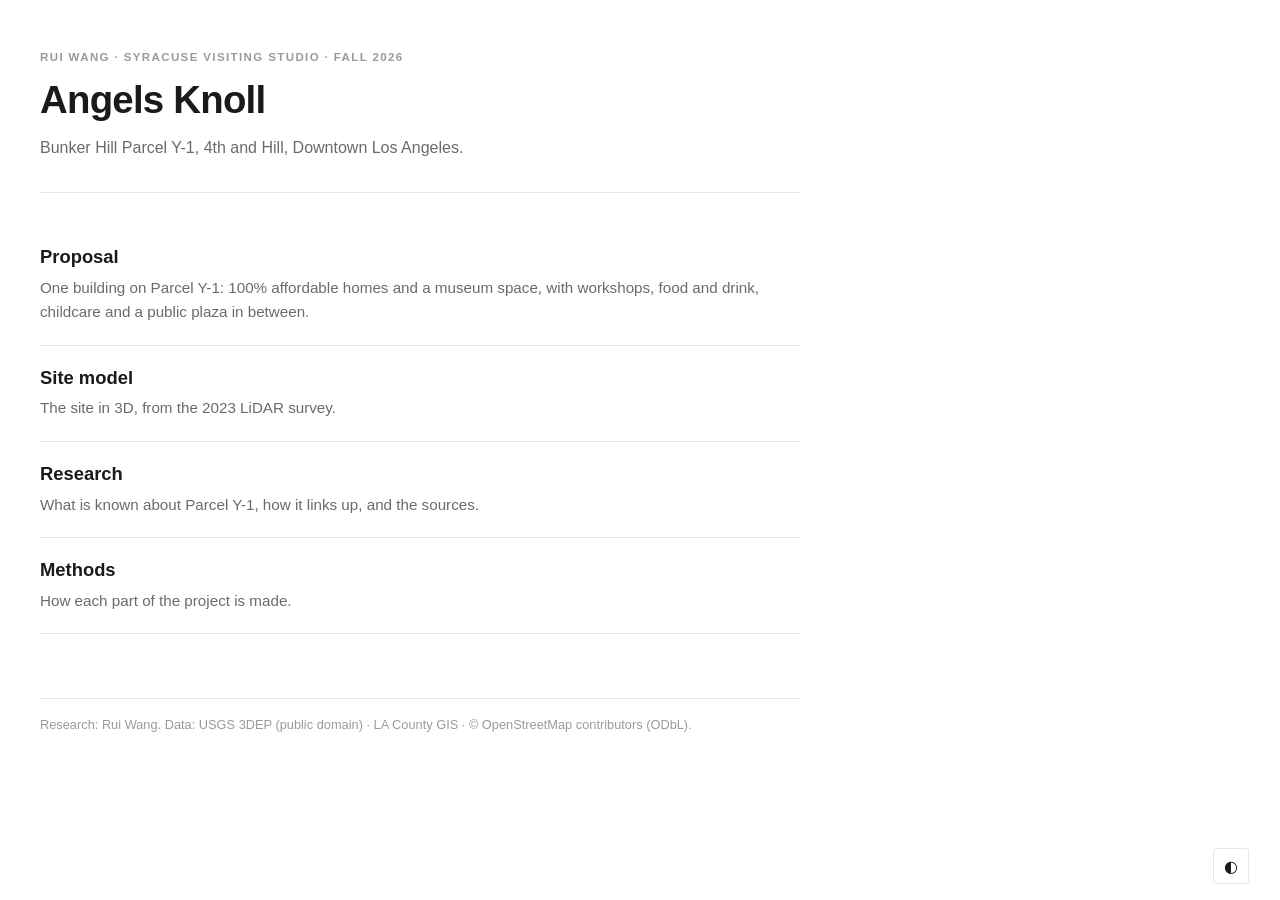
<file: web/index.html>
<!doctype html>
<html lang="en">
<head>
<meta charset="utf-8">
<meta name="viewport" content="width=device-width, initial-scale=1">
<title>Angels Knoll Studio</title>
<link rel="stylesheet" href="site.css">
<script src="theme.js"></script>
<script>
  // The viewer is heavy (about 45 MB of LiDAR, decoded in the browser), so the home page asks the browser to prepare
  // it in the background (Speculation Rules prerender, user 2026-10-12): clicking Site model then opens it at once.
  // Right away with a mouse on a screen wider than a phone; on phones or with Data Saver only once the link is pressed or hovered.
  (function () {
    if (!(HTMLScriptElement.supports && HTMLScriptElement.supports("speculationrules"))) return;
    var c = navigator.connection, small = matchMedia("(max-width: 600px), (pointer: coarse)").matches;
    var eager = !small && !(c && c.saveData);
    var s = document.createElement("script");
    s.type = "speculationrules";
    s.textContent = JSON.stringify({ prerender: [{ urls: ["viewer.html"], eagerness: eager ? "immediate" : "moderate" }] });
    document.head.appendChild(s);
  })();
  // Back from the viewer with its "home" link (a history step back, viewer.js), the viewer is still the next history
  // entry and the browser keeps it as it was: Site model then steps forward to it, open at once with the same view
  // (user, 2026-10-12: the second time it loaded again). Navigation API (Chromium); elsewhere the link just loads.
  document.addEventListener("click", function (e) {
    var a = e.target.closest && e.target.closest('a[href="viewer.html"]');
    if (!a || e.button !== 0 || e.metaKey || e.ctrlKey || e.shiftKey || e.altKey || !window.navigation) return;
    var es = navigation.entries(), next = es[navigation.currentEntry.index + 1];
    if (next && new URL(next.url).pathname === new URL(a.href).pathname) { e.preventDefault(); navigation.forward(); }
  });
</script>
<style>
  /* the entries, laid out like Research's findings */
  a.item { display: block; border-bottom: 1px solid var(--line); padding: 20px 0; color: inherit; text-decoration: none; }
  a.item:hover .entry-title { text-decoration-color: currentColor; }
  a.item .entry-title { margin-bottom: 6px; }
</style>
</head>
<body>
<main class="container">
  <header class="header">
    <p class="eyebrow">Rui Wang · Syracuse Visiting Studio · Fall 2026</p>
    <h1>Angels Knoll</h1>
    <p class="subtitle">Bunker Hill Parcel Y-1, 4th and Hill, Downtown Los Angeles.</p>
  </header>

  <a class="item" href="proposal/">
    <div class="entry-title">Proposal</div>
    <div class="entry-summary">One building on Parcel Y-1: 100% affordable homes and a museum space, with workshops, food and drink, childcare and a public plaza in between.</div>
  </a>

  <a class="item" href="viewer.html">
    <div class="entry-title">Site model</div>
    <div class="entry-summary">The site in 3D, from the 2023 LiDAR survey.</div>
  </a>

  <a class="item" href="research/">
    <div class="entry-title">Research</div>
    <div class="entry-summary">What is known about Parcel Y-1, how it links up, and the sources.</div>
  </a>

  <a class="item" href="methods/">
    <div class="entry-title">Methods</div>
    <div class="entry-summary">How each part of the project is made.</div>
  </a>

  <footer class="footer">
    Research: Rui Wang. Data: USGS 3DEP (public domain) · LA County GIS · © OpenStreetMap contributors (ODbL).
  </footer>
</main>
<button id="themeToggle" class="theme-toggle" aria-label="Toggle dark mode">&#9680;</button>
</body>
</html>
</file>
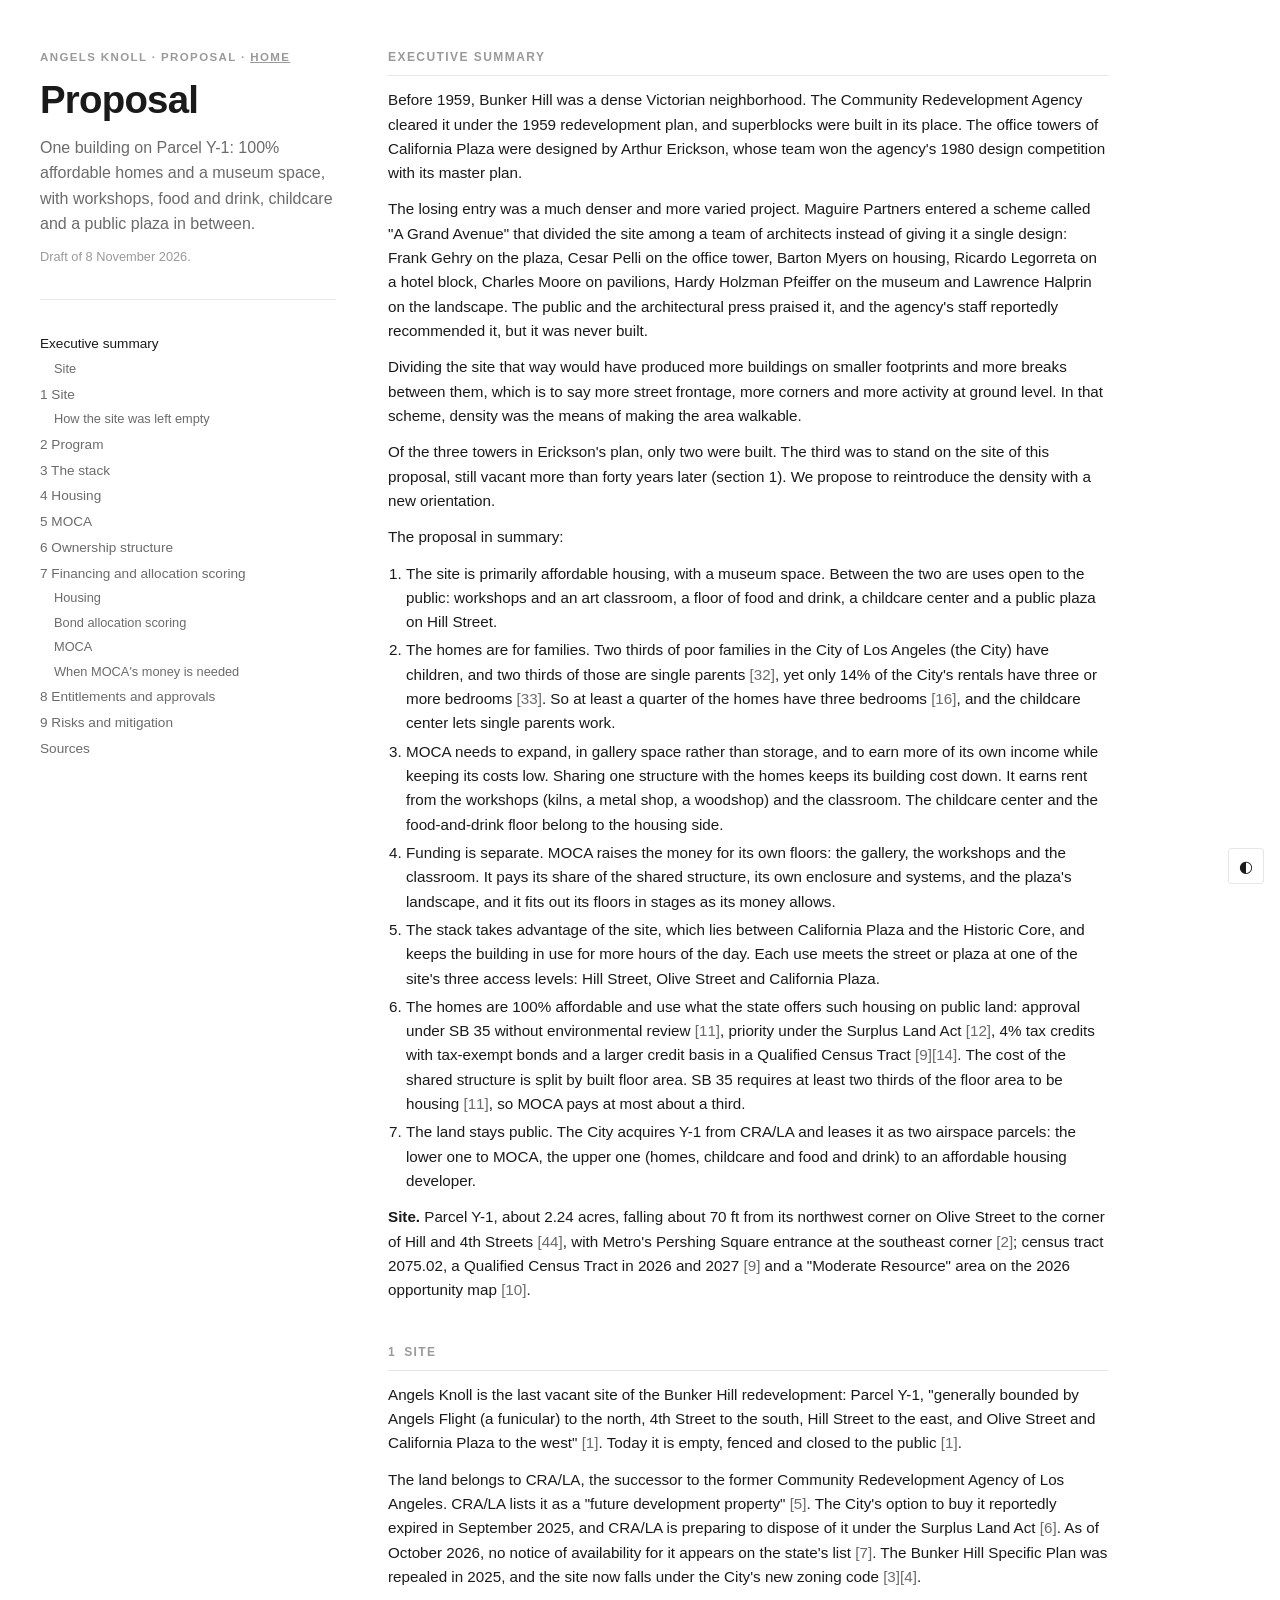
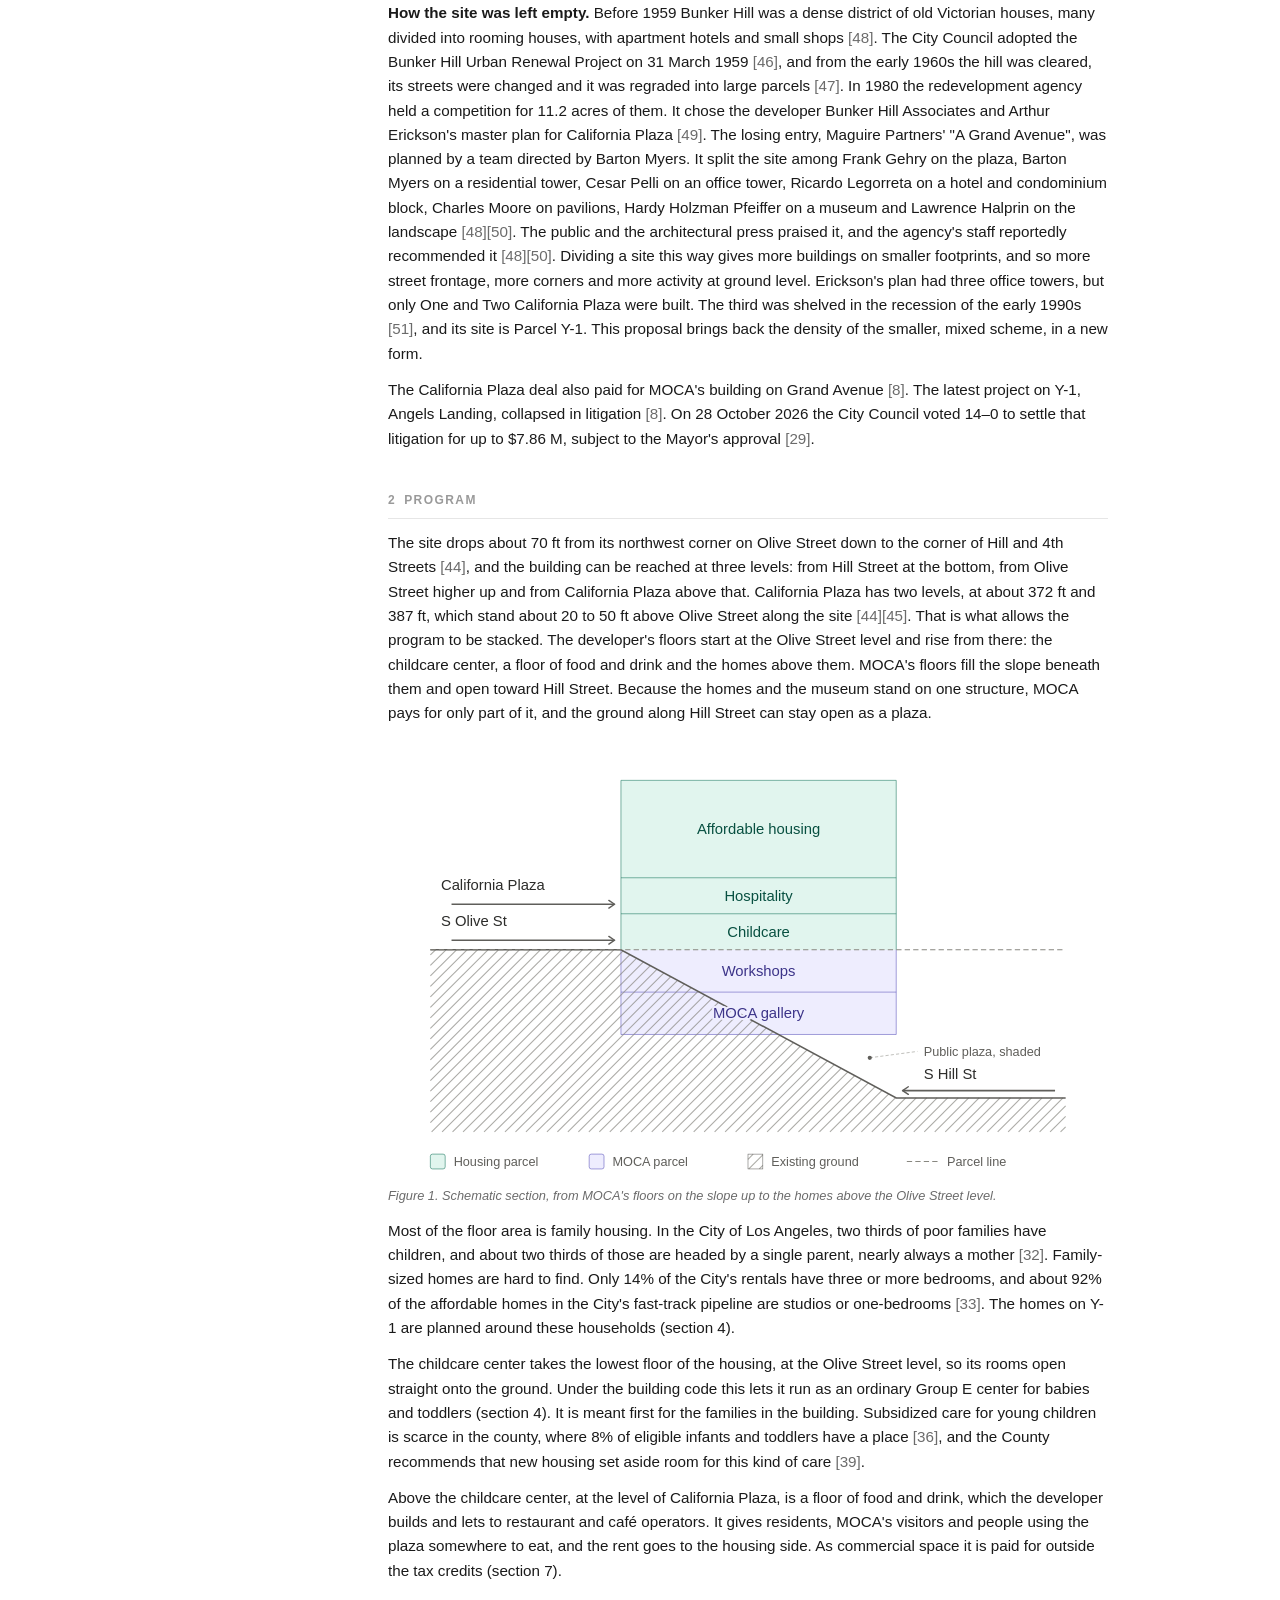
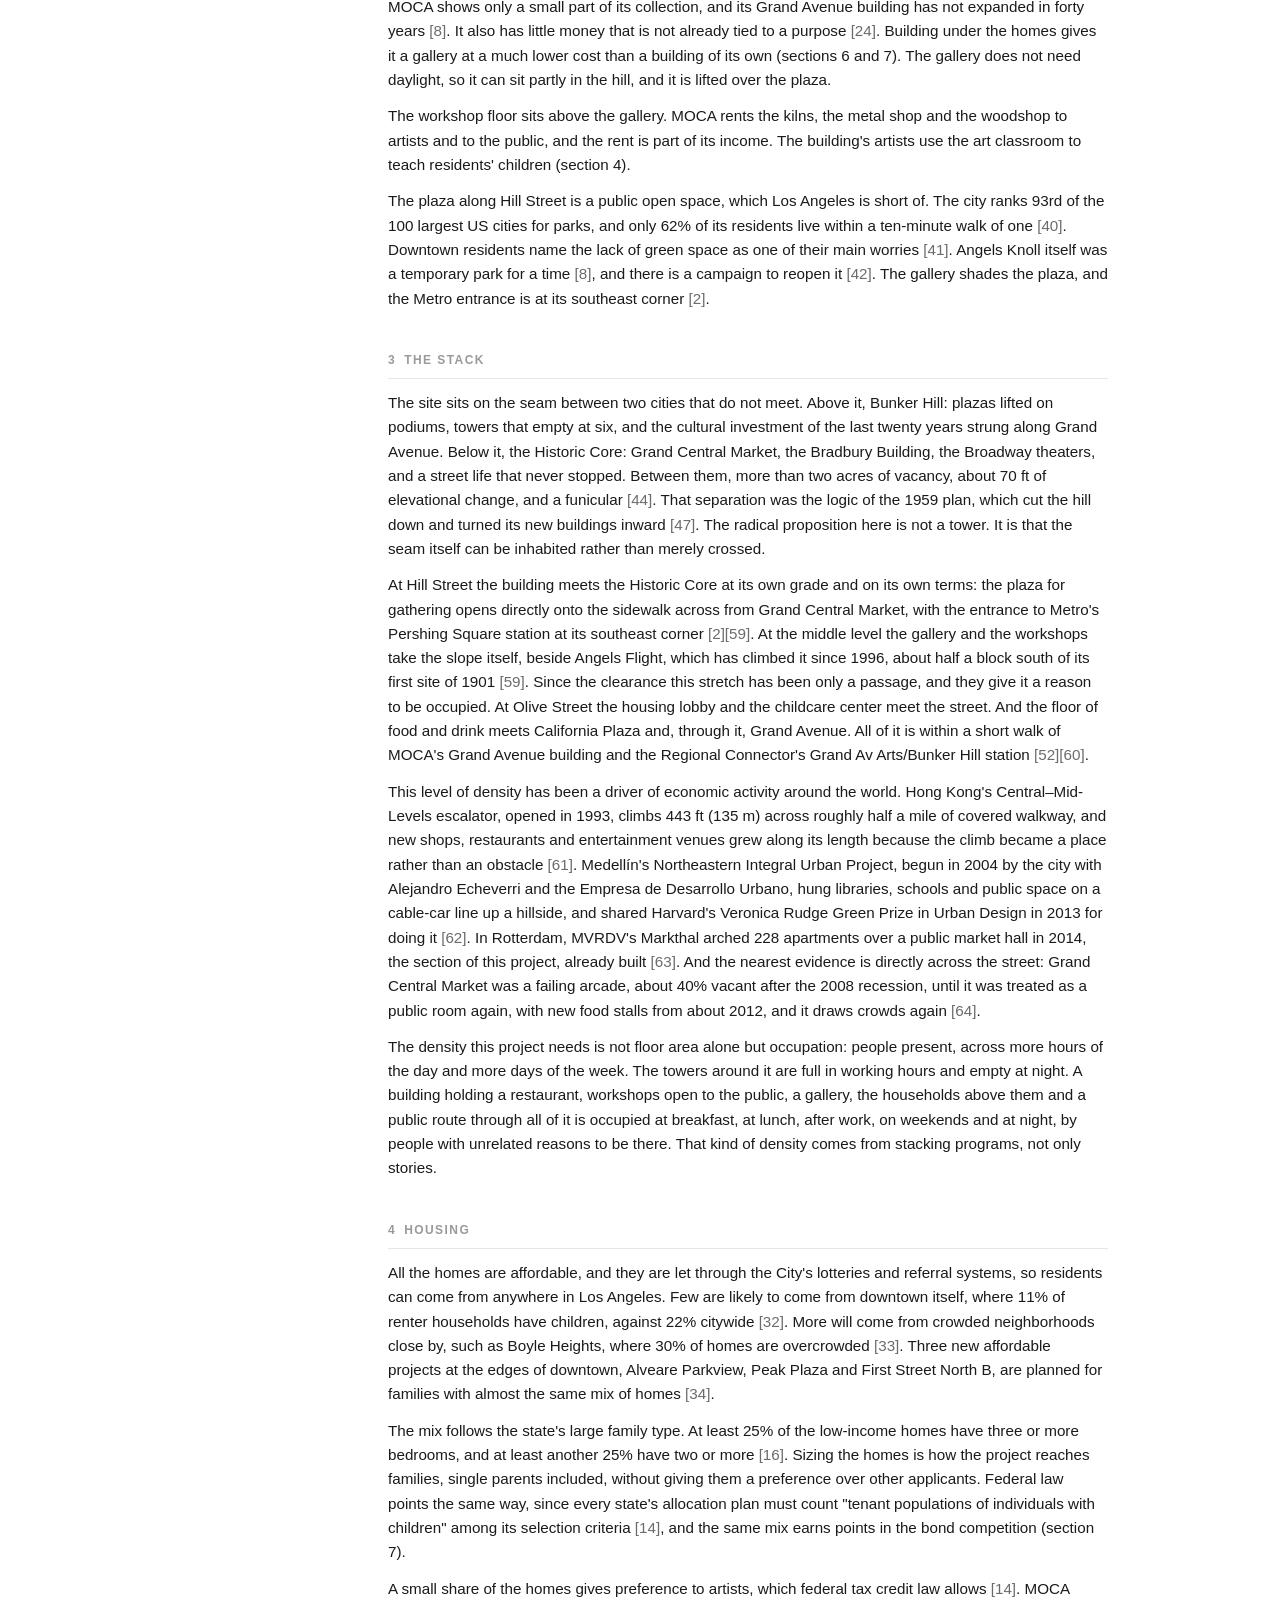
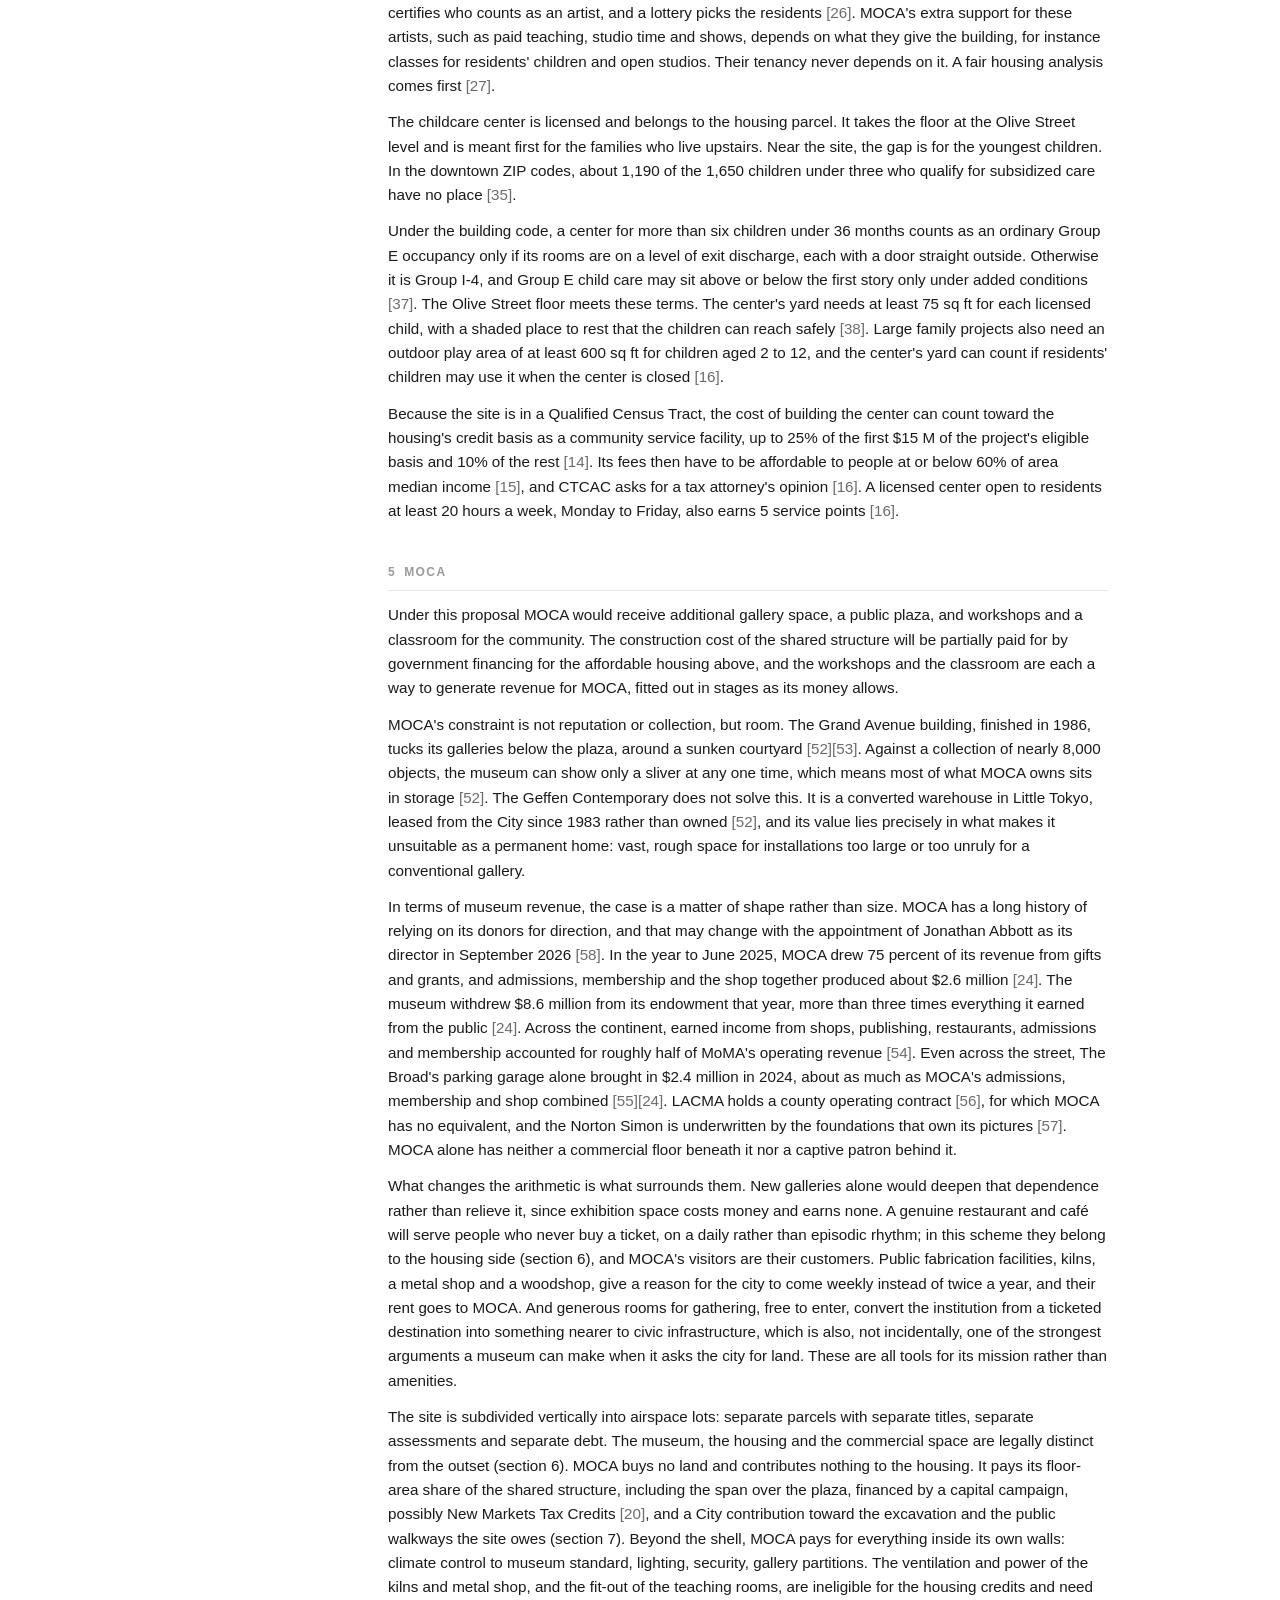
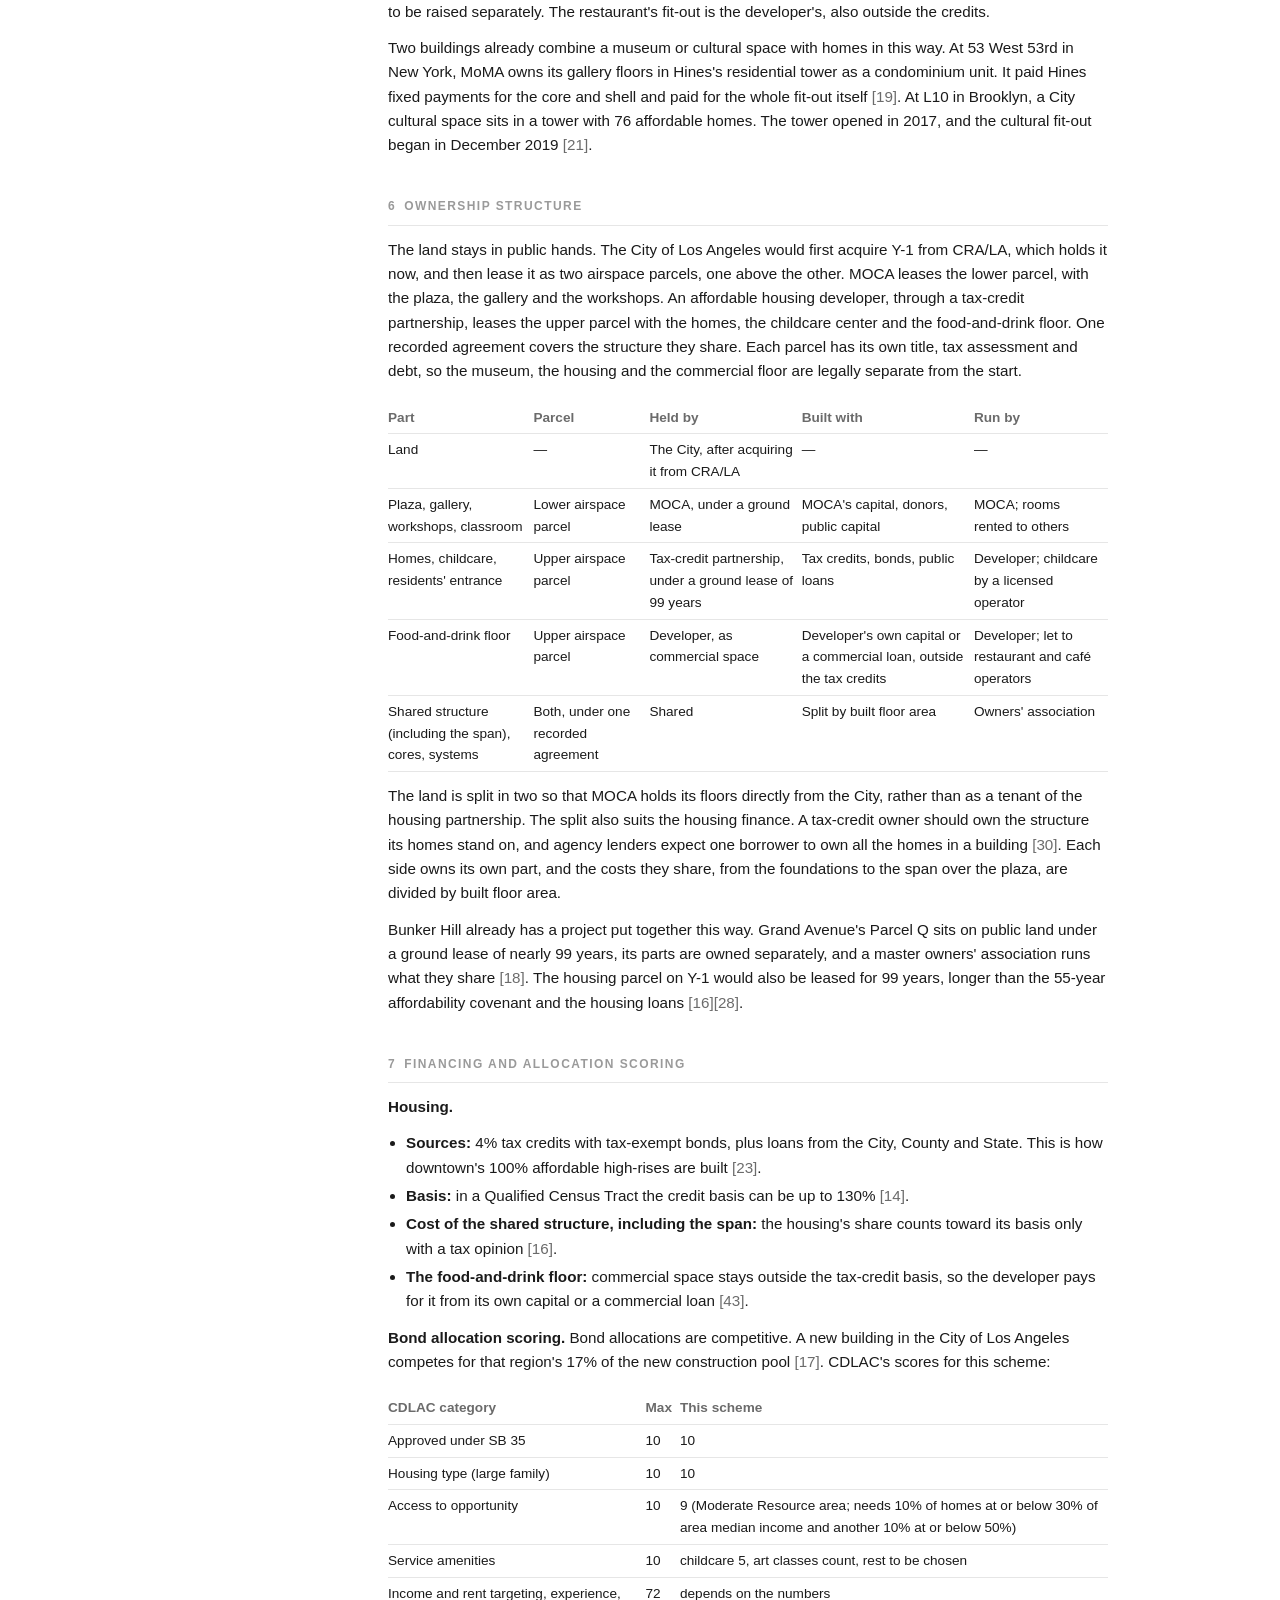
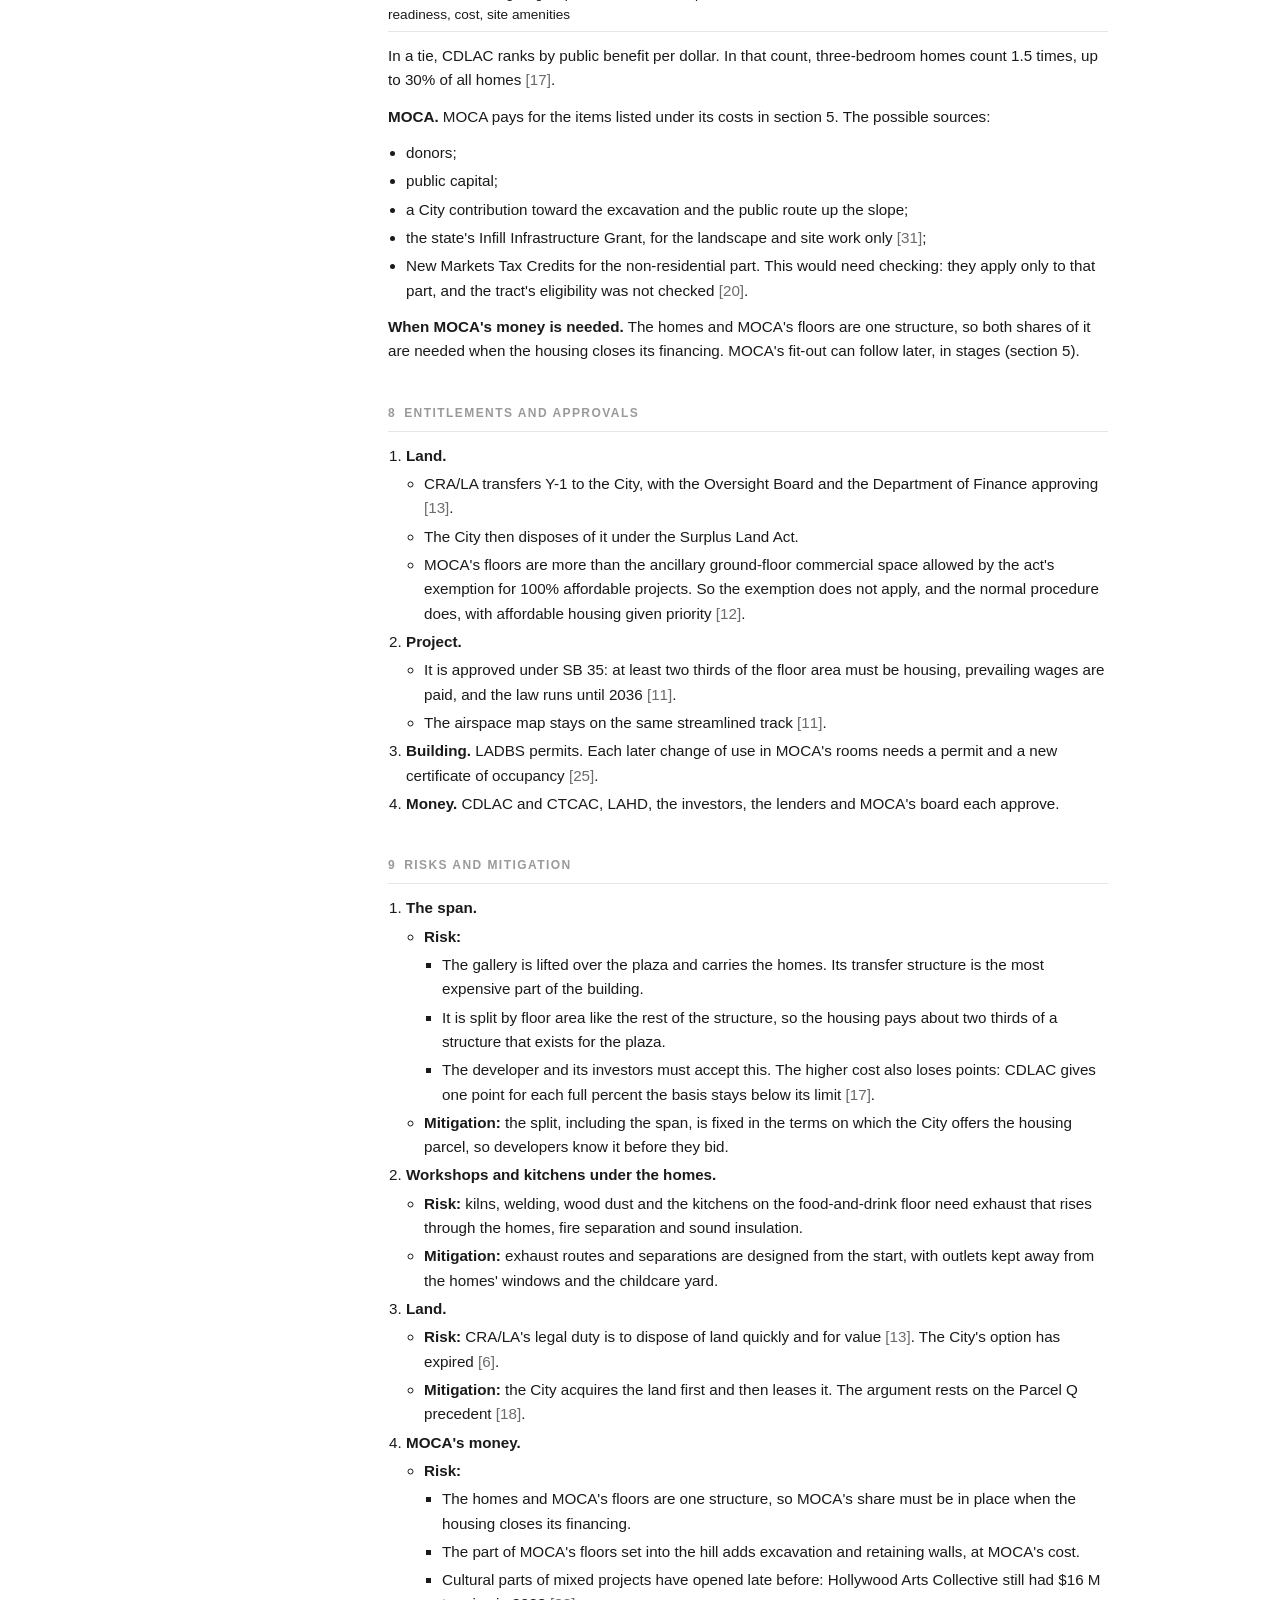
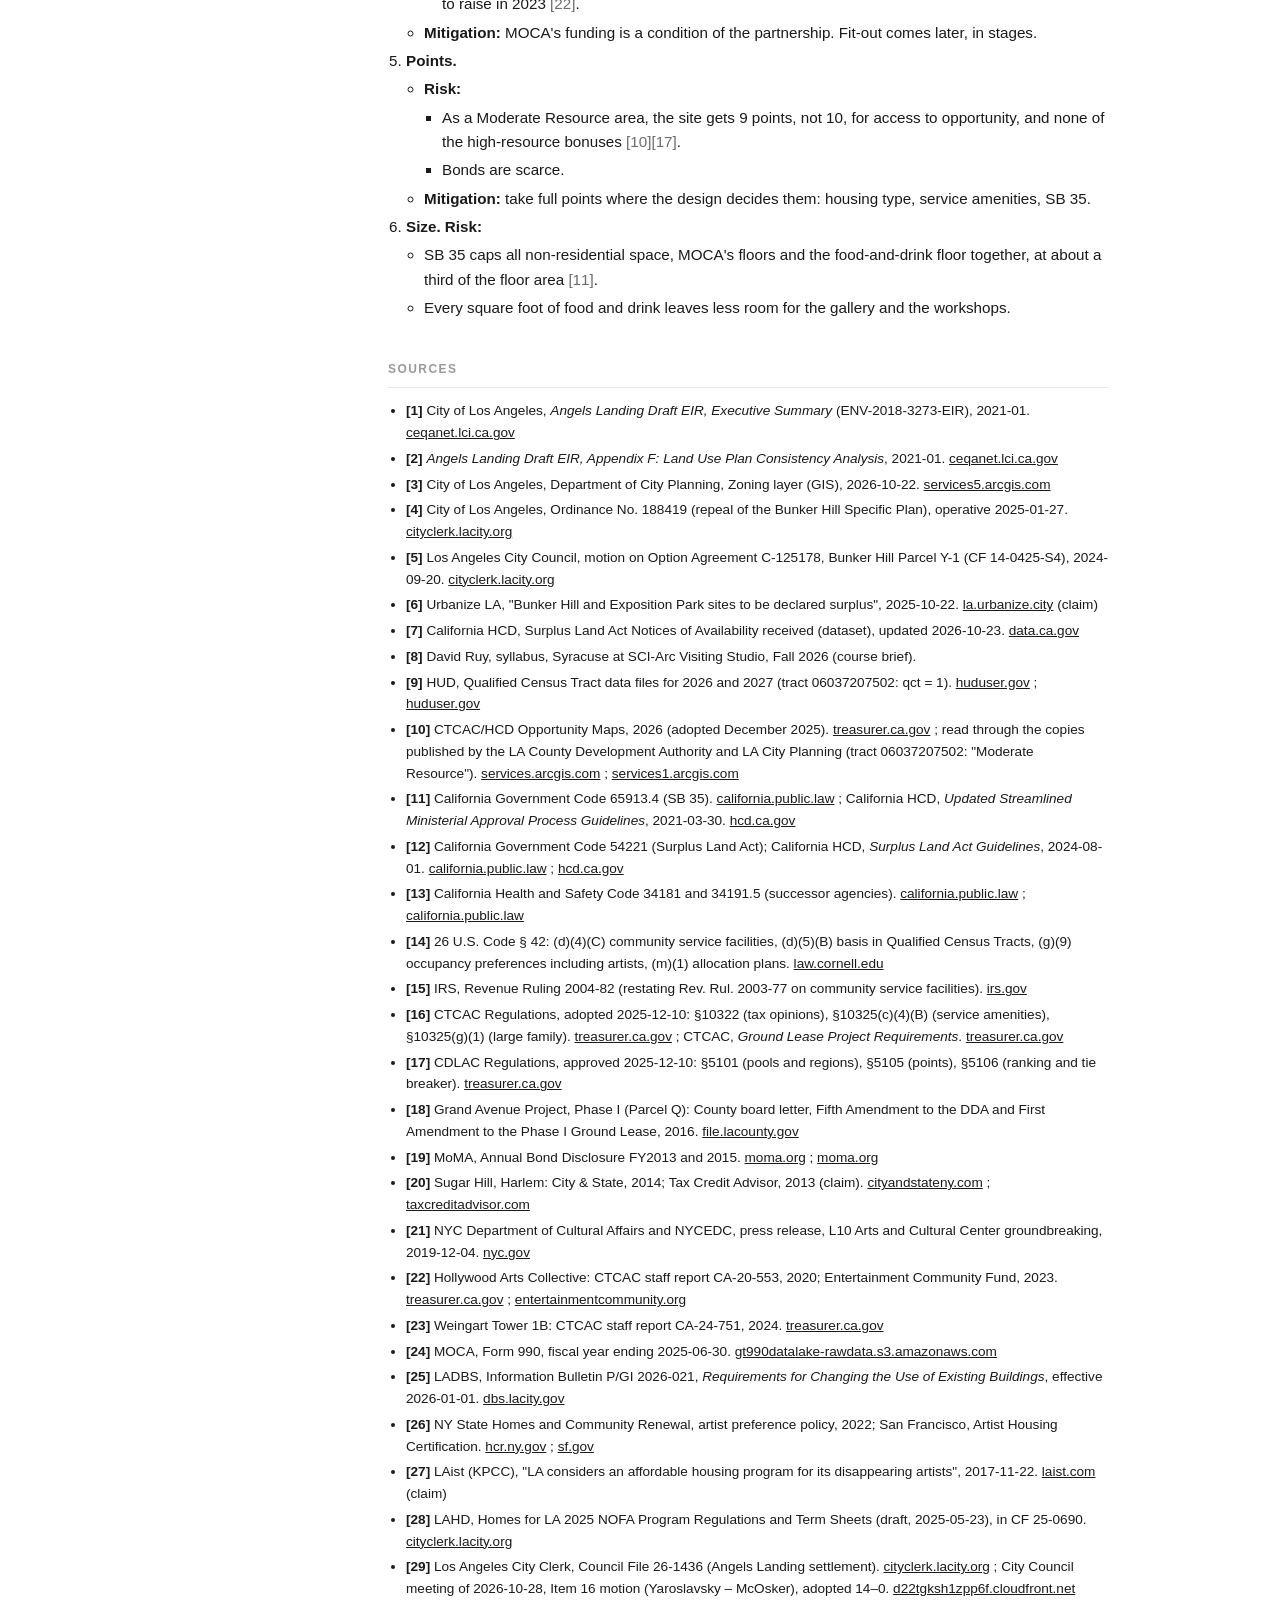
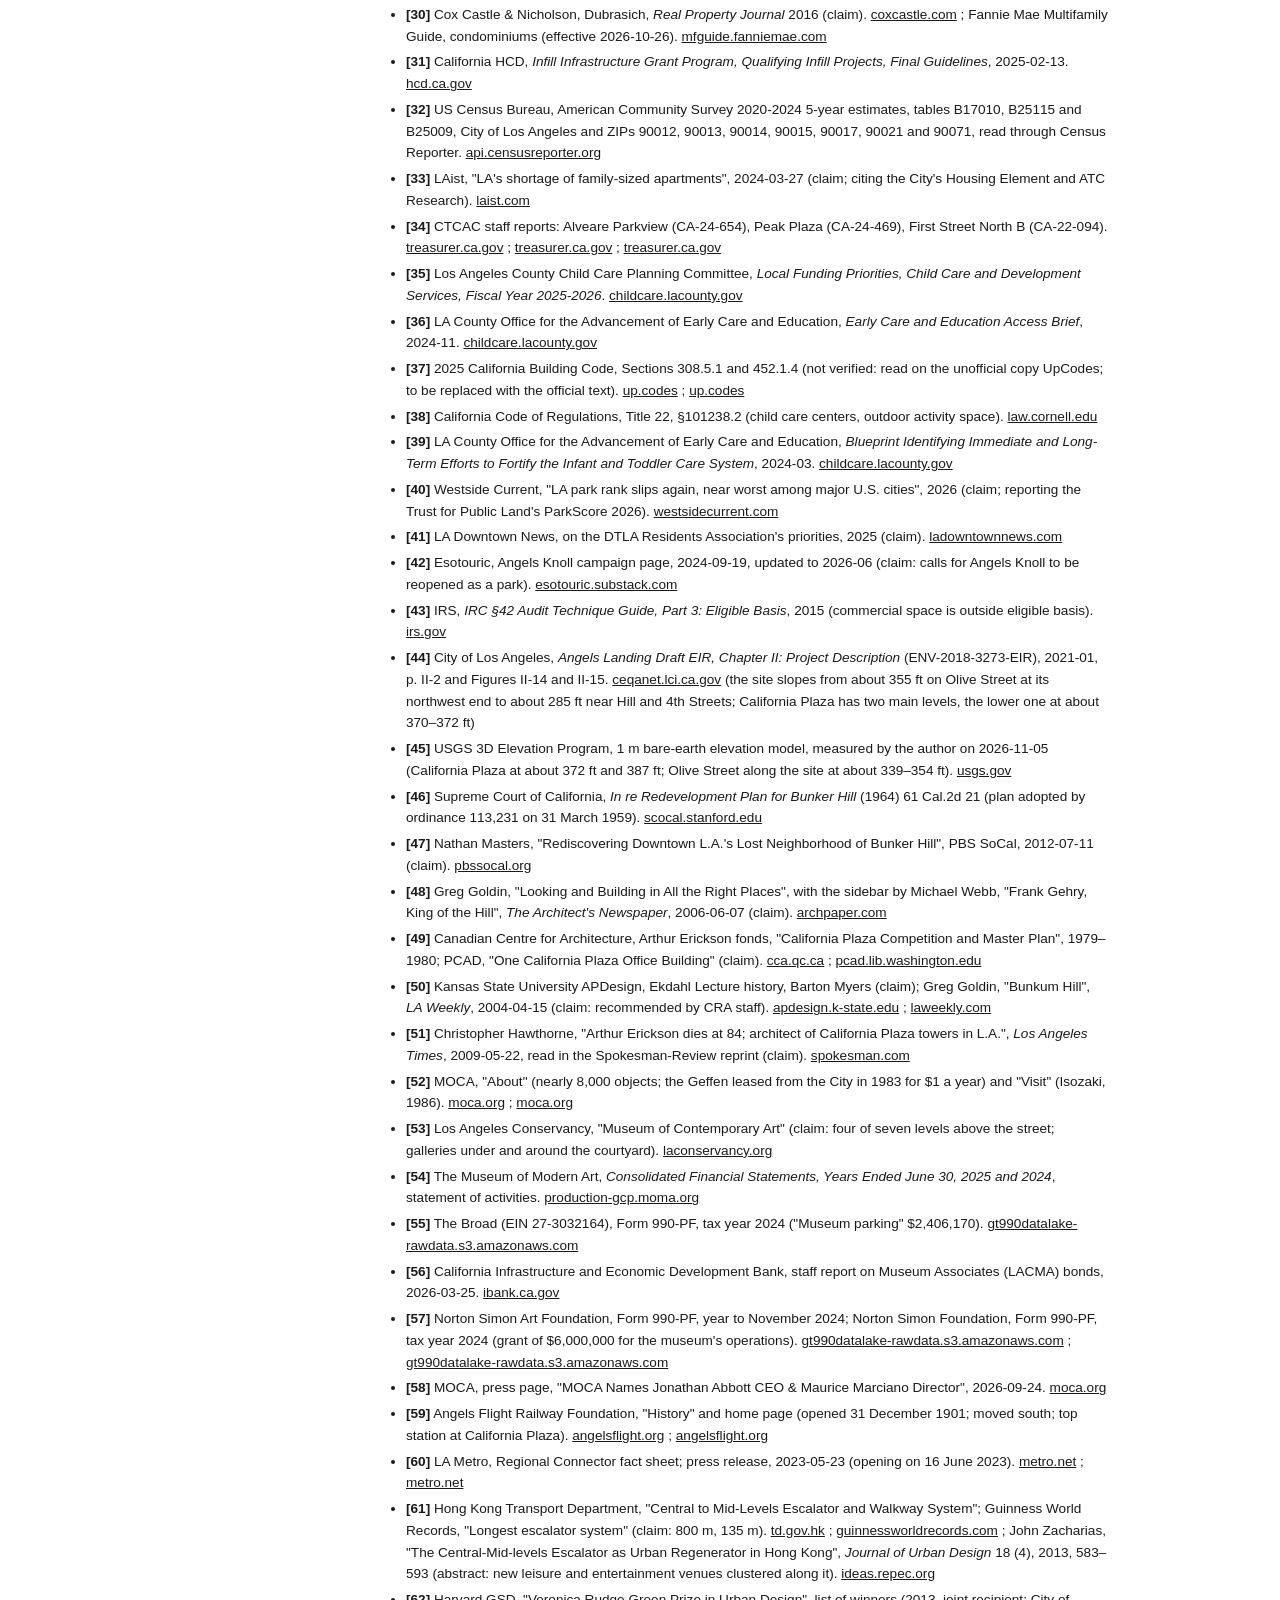
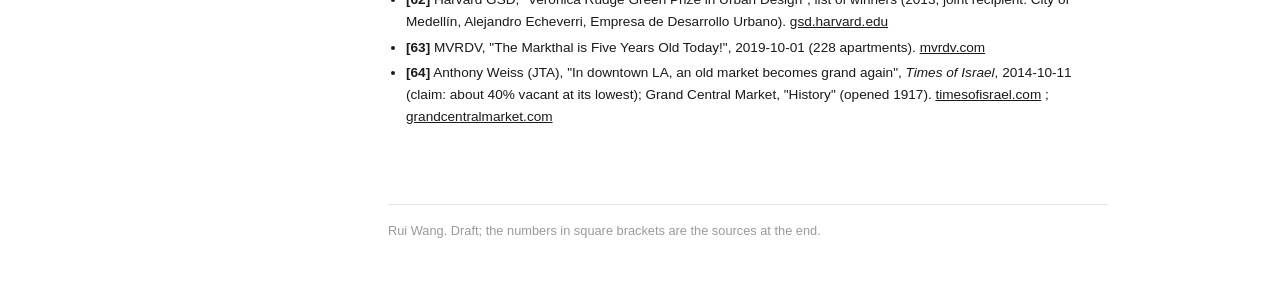
<file: web/proposal/index.html>
<!doctype html>
<html lang="en">
<head>
<meta charset="utf-8">
<meta name="viewport" content="width=device-width, initial-scale=1">
<title>Proposal · Angels Knoll</title>
<link rel="stylesheet" href="../site.css">
<script src="../theme.js"></script>
<style>
  /* Proposal only; the header, colours, type scale and the columns come from site.css (as on Methods).
     Built by docs/proposal_build.py from docs/proposal/proposal_en.md: edit the text there, not here. */
  section { margin-top: 40px; font-size: 0.95rem; }   /* running text: the size of Methods' text */
  section > h2 { margin-bottom: 12px; }
  h2 .n { margin-right: 8px; }
  .content ul, .content ol { padding-left: 18px; margin: 0 0 12px; }   /* the spacing of Methods' lists */
  .content li { margin-bottom: 4px; }
  .content li > ul, .content li > ol, .content li > p { margin-top: 4px; margin-bottom: 0; }
  figure { margin: 8px 0 4px; }
  figure img { display: block; width: 100%; height: auto; background: #fff; border-radius: 4px; }
  figure.fig svg { display: block; width: 100%; height: auto; }
  p.caption { font-size: 0.8rem; color: var(--muted); margin-top: 4px; }
  /* figure colours, light and dark (FIG_COLOURS in the builder) */
  :root { --f-bg: var(--bg); --f-teal-fill: #E1F5EE; --f-teal-line: #0F6E56; --f-teal-text: #085041; --f-purple-fill: #EEEDFE; --f-purple-line: #534AB7; --f-purple-text: #3C3489; --f-gray-line: #5F5E5A; --f-gray-ink: #2C2C2A; --f-gray-hatch: #888780; }
  @media (prefers-color-scheme: dark) { :root:not([data-theme="light"]) { --f-bg: var(--bg); --f-teal-fill: #085041; --f-teal-line: #5DCAA5; --f-teal-text: #9FE1CB; --f-purple-fill: #3C3489; --f-purple-line: #AFA9EC; --f-purple-text: #CECBF6; --f-gray-line: #B4B2A9; --f-gray-ink: #F1EFE8; --f-gray-hatch: #5F5E5A; } }
  :root[data-theme="dark"] { --f-bg: var(--bg); --f-teal-fill: #085041; --f-teal-line: #5DCAA5; --f-teal-text: #9FE1CB; --f-purple-fill: #3C3489; --f-purple-line: #AFA9EC; --f-purple-text: #CECBF6; --f-gray-line: #B4B2A9; --f-gray-ink: #F1EFE8; --f-gray-hatch: #5F5E5A; }
  .fig [fill="#FFFFFF" i] { fill: var(--f-bg); } .fig [stroke="#FFFFFF" i] { stroke: var(--f-bg); }
  .fig [fill="#E1F5EE" i] { fill: var(--f-teal-fill); } .fig [stroke="#E1F5EE" i] { stroke: var(--f-teal-fill); }
  .fig [fill="#0F6E56" i] { fill: var(--f-teal-line); } .fig [stroke="#0F6E56" i] { stroke: var(--f-teal-line); }
  .fig [fill="#085041" i] { fill: var(--f-teal-text); } .fig [stroke="#085041" i] { stroke: var(--f-teal-text); }
  .fig [fill="#EEEDFE" i] { fill: var(--f-purple-fill); } .fig [stroke="#EEEDFE" i] { stroke: var(--f-purple-fill); }
  .fig [fill="#534AB7" i] { fill: var(--f-purple-line); } .fig [stroke="#534AB7" i] { stroke: var(--f-purple-line); }
  .fig [fill="#3C3489" i] { fill: var(--f-purple-text); } .fig [stroke="#3C3489" i] { stroke: var(--f-purple-text); }
  .fig [fill="#5F5E5A" i] { fill: var(--f-gray-line); } .fig [stroke="#5F5E5A" i] { stroke: var(--f-gray-line); }
  .fig [fill="#2C2C2A" i] { fill: var(--f-gray-ink); } .fig [stroke="#2C2C2A" i] { stroke: var(--f-gray-ink); }
  .fig [fill="#888780" i] { fill: var(--f-gray-hatch); } .fig [stroke="#888780" i] { stroke: var(--f-gray-hatch); }
  a.cite { color: var(--muted); text-decoration: none; font-variant-numeric: tabular-nums; }
  a.cite:hover { color: var(--text); }
  table { border-collapse: collapse; width: 100%; font-size: 0.85rem; margin: 6px 0 12px; }
  th, td { text-align: left; padding: 5px 8px 5px 0; border-bottom: 1px solid var(--line); vertical-align: top; }
  th { color: var(--muted); font-weight: 600; }
  .wrap { overflow-x: auto; }
  /* the sources a paragraph cites, in the right margin on very wide screens (site.css); narrower, the [n] links lead
     to the list under Sources */
  .blk > .note.ref span { display: block; margin-bottom: 4px; }
  .blk > .note.ref a { color: inherit; }
  @media (max-width: 1399px) { .blk > .note.ref { display: none; } }
  #sources { font-size: 0.85rem; }
  #sources p, #sources li { word-break: break-word; scroll-margin-top: 24px; }
  #sources .rn { font-weight: 700; }
  #sources :target { background: var(--hover); }
  .worked { margin-top: 10px; font-size: 0.8rem; color: var(--faint); max-width: 520px; }
</style>
</head>
<body>
<main class="container m2">
  <aside class="side">
    <header class="header">
      <p class="eyebrow">Angels Knoll · Proposal · <a href="../" class="home">home</a></p>
      <h1>Proposal</h1>
      <p class="subtitle">One building on Parcel Y-1: 100% affordable homes and a museum space, with workshops, food and drink, childcare and a public plaza in between.</p>
      <p class="worked">Draft of 8 November 2026.</p>
    </header>
    <nav class="toc" id="toc" aria-label="Contents"></nav>
  </aside>
  <div class="content prose">

<section id="summary">
<h2 class="label">Executive summary</h2>
<p>Before 1959, Bunker Hill was a dense Victorian neighborhood. The Community Redevelopment Agency cleared it under the 1959 redevelopment plan, and superblocks were built in its place. The office towers of California Plaza were designed by Arthur Erickson, whose team won the agency's 1980 design competition with its master plan.</p>
<p>The losing entry was a much denser and more varied project. Maguire Partners entered a scheme called "A Grand Avenue" that divided the site among a team of architects instead of giving it a single design: Frank Gehry on the plaza, Cesar Pelli on the office tower, Barton Myers on housing, Ricardo Legorreta on a hotel block, Charles Moore on pavilions, Hardy Holzman Pfeiffer on the museum and Lawrence Halprin on the landscape. The public and the architectural press praised it, and the agency's staff reportedly recommended it, but it was never built.</p>
<p>Dividing the site that way would have produced more buildings on smaller footprints and more breaks between them, which is to say more street frontage, more corners and more activity at ground level. In that scheme, density was the means of making the area walkable.</p>
<p>Of the three towers in Erickson's plan, only two were built. The third was to stand on the site of this proposal, still vacant more than forty years later (section 1). We propose to reintroduce the density with a new orientation.</p>
<p>The proposal in summary:</p>
<div class="blk"><aside class="note ref"><span><a href="#ref-32">[32]</a> <a href="https://api.censusreporter.org/1.0/data/show/latest?table_ids=B25115,B17010,B09001,B25009,B01003&geo_ids=86000US90012,86000US90013,86000US90014,86000US90015,86000US90017,86000US90021,86000US90071,14000US06037207502,16000US0644000,05000US06037">US Census Bureau, American Community Survey 2020-2024 5-year estimates, tables B17010, B25115 and B25009, City of Los Angeles and ZIPs 90012,…</a></span><span><a href="#ref-33">[33]</a> <a href="https://laist.com/news/housing-homelessness/los-angeles-family-sized-housing-policy-three-two-bedroom-apartments-incentives-boyle-heights-rent-overcrowding">LAist, &quot;LA&#x27;s shortage of family-sized apartments&quot;, 2024-03-27 (claim; citing the City&#x27;s Housing Element and ATC Research)</a></span><span><a href="#ref-16">[16]</a> <a href="https://www.treasurer.ca.gov/sites/default/files/2026-03/regulations.pdf">CTCAC Regulations, adopted 2025-12-10: §10322 (tax opinions), §10325(c)(4)(B) (service amenities), §10325(g)(1) (large family)</a></span><span><a href="#ref-11">[11]</a> <a href="https://california.public.law/statutes/ca_gov't_code_section_65913.4">California Government Code 65913.4 (SB 35)</a></span><span><a href="#ref-12">[12]</a> <a href="https://california.public.law/codes/ca_gov't_code_section_54221">California Government Code 54221 (Surplus Land Act); California HCD, Surplus Land Act Guidelines, 2024-08-01</a></span><span><a href="#ref-9">[9]</a> <a href="https://www.huduser.gov/portal/datasets/qct/qct_data_2026.xlsx">HUD, Qualified Census Tract data files for 2026 and 2027 (tract 06037207502: qct = 1)</a></span><span><a href="#ref-14">[14]</a> <a href="https://www.law.cornell.edu/uscode/text/26/42">26 U.S. Code § 42: (d)(4)(C) community service facilities, (d)(5)(B) basis in Qualified Census Tracts, (g)(9) occupancy preferences including…</a></span></aside><ol><li>The site is primarily affordable housing, with a museum space. Between the two are uses open to the public: workshops and an art classroom, a floor of food and drink, a childcare center and a public plaza on Hill Street.</li><li>The homes are for families. Two thirds of poor families in the City of Los Angeles (the City) have children, and two thirds of those are single parents <a class="cite" href="#ref-32">[32]</a>, yet only 14% of the City's rentals have three or more bedrooms <a class="cite" href="#ref-33">[33]</a>. So at least a quarter of the homes have three bedrooms <a class="cite" href="#ref-16">[16]</a>, and the childcare center lets single parents work.</li><li>MOCA needs to expand, in gallery space rather than storage, and to earn more of its own income while keeping its costs low. Sharing one structure with the homes keeps its building cost down. It earns rent from the workshops (kilns, a metal shop, a woodshop) and the classroom. The childcare center and the food-and-drink floor belong to the housing side.</li><li>Funding is separate. MOCA raises the money for its own floors: the gallery, the workshops and the classroom. It pays its share of the shared structure, its own enclosure and systems, and the plaza's landscape, and it fits out its floors in stages as its money allows.</li><li>The stack takes advantage of the site, which lies between California Plaza and the Historic Core, and keeps the building in use for more hours of the day. Each use meets the street or plaza at one of the site's three access levels: Hill Street, Olive Street and California Plaza.</li><li>The homes are 100% affordable and use what the state offers such housing on public land: approval under SB 35 without environmental review <a class="cite" href="#ref-11">[11]</a>, priority under the Surplus Land Act <a class="cite" href="#ref-12">[12]</a>, 4% tax credits with tax-exempt bonds and a larger credit basis in a Qualified Census Tract <a class="cite" href="#ref-9">[9]</a><a class="cite" href="#ref-14">[14]</a>. The cost of the shared structure is split by built floor area. SB 35 requires at least two thirds of the floor area to be housing <a class="cite" href="#ref-11">[11]</a>, so MOCA pays at most about a third.</li><li>The land stays public. The City acquires Y-1 from CRA/LA and leases it as two airspace parcels: the lower one to MOCA, the upper one (homes, childcare and food and drink) to an affordable housing developer.</li></ol></div>
<div class="blk"><aside class="note ref"><span><a href="#ref-44">[44]</a> <a href="https://ceqanet.lci.ca.gov/2019039164/3">City of Los Angeles, Angels Landing Draft EIR, Chapter II: Project Description (ENV-2018-3273-EIR), 2021-01, p. II-2 and Figures II-14 and II-15</a></span><span><a href="#ref-2">[2]</a> <a href="https://ceqanet.lci.ca.gov/2019039164/3/Attachment/Qiu1ec">Angels Landing Draft EIR, Appendix F: Land Use Plan Consistency Analysis, 2021-01</a></span><span><a href="#ref-9">[9]</a> <a href="https://www.huduser.gov/portal/datasets/qct/qct_data_2026.xlsx">HUD, Qualified Census Tract data files for 2026 and 2027 (tract 06037207502: qct = 1)</a></span><span><a href="#ref-10">[10]</a> <a href="https://www.treasurer.ca.gov/ctcac/opportunity.asp">CTCAC/HCD Opportunity Maps, 2026 (adopted December 2025)</a></span></aside><p class="lead" data-toc="Site"><strong>Site.</strong> Parcel Y-1, about 2.24 acres, falling about 70 ft from its northwest corner on Olive Street to the corner of Hill and 4th Streets <a class="cite" href="#ref-44">[44]</a>, with Metro's Pershing Square entrance at the southeast corner <a class="cite" href="#ref-2">[2]</a>; census tract 2075.02, a Qualified Census Tract in 2026 and 2027 <a class="cite" href="#ref-9">[9]</a> and a "Moderate Resource" area on the 2026 opportunity map <a class="cite" href="#ref-10">[10]</a>.</p></div>
</section>

<section id="sec-1">
<h2 class="label"><span class="n">1</span>Site</h2>
<div class="blk"><aside class="note ref"><span><a href="#ref-1">[1]</a> <a href="https://ceqanet.lci.ca.gov/2019039164/3/Attachment/wHUhWO">City of Los Angeles, Angels Landing Draft EIR, Executive Summary (ENV-2018-3273-EIR), 2021-01</a></span></aside><p>Angels Knoll is the last vacant site of the Bunker Hill redevelopment: Parcel Y-1, "generally bounded by Angels Flight (a funicular) to the north, 4th Street to the south, Hill Street to the east, and Olive Street and California Plaza to the west" <a class="cite" href="#ref-1">[1]</a>. Today it is empty, fenced and closed to the public <a class="cite" href="#ref-1">[1]</a>.</p></div>
<div class="blk"><aside class="note ref"><span><a href="#ref-5">[5]</a> <a href="https://cityclerk.lacity.org/onlinedocs/2014/14-0425-s4_misc_9-23-24.pdf">Los Angeles City Council, motion on Option Agreement C-125178, Bunker Hill Parcel Y-1 (CF 14-0425-S4), 2024-09-20</a></span><span><a href="#ref-6">[6]</a> <a href="https://la.urbanize.city/node/27364">Urbanize LA, &quot;Bunker Hill and Exposition Park sites to be declared surplus&quot;, 2025-10-22</a></span><span><a href="#ref-7">[7]</a> <a href="https://data.ca.gov/dataset/surplus-land-act-notices-of-availability-received">California HCD, Surplus Land Act Notices of Availability received (dataset), updated 2026-10-23</a></span><span><a href="#ref-3">[3]</a> <a href="https://services5.arcgis.com/7nsPwEMP38bSkCjy/arcgis/rest/services/Zoning/FeatureServer/15">City of Los Angeles, Department of City Planning, Zoning layer (GIS), 2026-10-22</a></span><span><a href="#ref-4">[4]</a> <a href="https://cityclerk.lacity.org/onlinedocs/2022/22-0617_ord_188419_1-20-25.pdf">City of Los Angeles, Ordinance No. 188419 (repeal of the Bunker Hill Specific Plan), operative 2025-01-27</a></span></aside><p>The land belongs to CRA/LA, the successor to the former Community Redevelopment Agency of Los Angeles. CRA/LA lists it as a "future development property" <a class="cite" href="#ref-5">[5]</a>. The City's option to buy it reportedly expired in September 2025, and CRA/LA is preparing to dispose of it under the Surplus Land Act <a class="cite" href="#ref-6">[6]</a>. As of October 2026, no notice of availability for it appears on the state's list <a class="cite" href="#ref-7">[7]</a>. The Bunker Hill Specific Plan was repealed in 2025, and the site now falls under the City's new zoning code <a class="cite" href="#ref-3">[3]</a><a class="cite" href="#ref-4">[4]</a>.</p></div>
<div class="blk"><aside class="note ref"><span><a href="#ref-48">[48]</a> <a href="https://www.archpaper.com/2006/06/looking-and-building-in-all-the-right-places/">Greg Goldin, &quot;Looking and Building in All the Right Places&quot;, with the sidebar by Michael Webb, &quot;Frank Gehry, King of the Hill&quot;, The Architect&#x27;s…</a></span><span><a href="#ref-46">[46]</a> <a href="https://scocal.stanford.edu/opinion/re-redevelopment-plan-bunker-hill-27156">Supreme Court of California, In re Redevelopment Plan for Bunker Hill (1964) 61 Cal.2d 21 (plan adopted by ordinance 113,231 on 31 March 1959)</a></span><span><a href="#ref-47">[47]</a> <a href="https://www.pbssocal.org/shows/lost-la/rediscovering-downtown-l-a-s-lost-neighborhood-of-bunker-hill">Nathan Masters, &quot;Rediscovering Downtown L.A.&#x27;s Lost Neighborhood of Bunker Hill&quot;, PBS SoCal, 2012-07-11 (claim)</a></span><span><a href="#ref-49">[49]</a> <a href="https://www.cca.qc.ca/en/archives/108951/arthur-erickson-fonds/397577/architectural-projects/413109/california-plaza-competition-and-master-plan">Canadian Centre for Architecture, Arthur Erickson fonds, &quot;California Plaza Competition and Master Plan&quot;, 1979–1980; PCAD, &quot;One California Plaza…</a></span><span><a href="#ref-50">[50]</a> <a href="https://apdesign.k-state.edu/about/news-and-events/ekdahl-lecture-history/1990-2000_Ekdahl.html">Kansas State University APDesign, Ekdahl Lecture history, Barton Myers (claim); Greg Goldin, &quot;Bunkum Hill&quot;, LA Weekly, 2004-04-15 (claim:…</a></span><span><a href="#ref-51">[51]</a> <a href="https://www.spokesman.com/stories/2009/may/22/noted-canadian-architect-arthur-erickson-84-dies">Christopher Hawthorne, &quot;Arthur Erickson dies at 84; architect of California Plaza towers in L.A.&quot;, Los Angeles Times, 2009-05-22, read in the…</a></span></aside><p class="lead" data-toc="How the site was left empty"><strong>How the site was left empty.</strong> Before 1959 Bunker Hill was a dense district of old Victorian houses, many divided into rooming houses, with apartment hotels and small shops <a class="cite" href="#ref-48">[48]</a>. The City Council adopted the Bunker Hill Urban Renewal Project on 31 March 1959 <a class="cite" href="#ref-46">[46]</a>, and from the early 1960s the hill was cleared, its streets were changed and it was regraded into large parcels <a class="cite" href="#ref-47">[47]</a>. In 1980 the redevelopment agency held a competition for 11.2 acres of them. It chose the developer Bunker Hill Associates and Arthur Erickson's master plan for California Plaza <a class="cite" href="#ref-49">[49]</a>. The losing entry, Maguire Partners' "A Grand Avenue", was planned by a team directed by Barton Myers. It split the site among Frank Gehry on the plaza, Barton Myers on a residential tower, Cesar Pelli on an office tower, Ricardo Legorreta on a hotel and condominium block, Charles Moore on pavilions, Hardy Holzman Pfeiffer on a museum and Lawrence Halprin on the landscape <a class="cite" href="#ref-48">[48]</a><a class="cite" href="#ref-50">[50]</a>. The public and the architectural press praised it, and the agency's staff reportedly recommended it <a class="cite" href="#ref-48">[48]</a><a class="cite" href="#ref-50">[50]</a>. Dividing a site this way gives more buildings on smaller footprints, and so more street frontage, more corners and more activity at ground level. Erickson's plan had three office towers, but only One and Two California Plaza were built. The third was shelved in the recession of the early 1990s <a class="cite" href="#ref-51">[51]</a>, and its site is Parcel Y-1. This proposal brings back the density of the smaller, mixed scheme, in a new form.</p></div>
<div class="blk"><aside class="note ref"><span><a href="#ref-8">[8]</a> David Ruy, syllabus, Syracuse at SCI-Arc Visiting Studio, Fall 2026 (course brief)</span><span><a href="#ref-29">[29]</a> <a href="https://cityclerk.lacity.org/lacityclerkconnect/index.cfm?fa=ccfi.viewrecord&cfnumber=26-1436">Los Angeles City Clerk, Council File 26-1436 (Angels Landing settlement)</a></span></aside><p>The California Plaza deal also paid for MOCA's building on Grand Avenue <a class="cite" href="#ref-8">[8]</a>. The latest project on Y-1, Angels Landing, collapsed in litigation <a class="cite" href="#ref-8">[8]</a>. On 28 October 2026 the City Council voted 14–0 to settle that litigation for up to $7.86 M, subject to the Mayor's approval <a class="cite" href="#ref-29">[29]</a>.</p></div>
</section>

<section id="sec-2">
<h2 class="label"><span class="n">2</span>Program</h2>
<div class="blk"><aside class="note ref"><span><a href="#ref-44">[44]</a> <a href="https://ceqanet.lci.ca.gov/2019039164/3">City of Los Angeles, Angels Landing Draft EIR, Chapter II: Project Description (ENV-2018-3273-EIR), 2021-01, p. II-2 and Figures II-14 and II-15</a></span><span><a href="#ref-45">[45]</a> <a href="https://www.usgs.gov/3d-elevation-program">USGS 3D Elevation Program, 1 m bare-earth elevation model, measured by the author on 2026-11-05 (California Plaza at about 372 ft and 387 ft;…</a></span></aside><p>The site drops about 70 ft from its northwest corner on Olive Street down to the corner of Hill and 4th Streets <a class="cite" href="#ref-44">[44]</a>, and the building can be reached at three levels: from Hill Street at the bottom, from Olive Street higher up and from California Plaza above that. California Plaza has two levels, at about 372 ft and 387 ft, which stand about 20 to 50 ft above Olive Street along the site <a class="cite" href="#ref-44">[44]</a><a class="cite" href="#ref-45">[45]</a>. That is what allows the program to be stacked. The developer's floors start at the Olive Street level and rise from there: the childcare center, a floor of food and drink and the homes above them. MOCA's floors fill the slope beneath them and open toward Hill Street. Because the homes and the museum stand on one structure, MOCA pays for only part of it, and the ground along Hill Street can stay open as a plaza.</p></div>
<figure class="fig" role="img" aria-label="Figure 1. Schematic section"><svg xmlns="http://www.w3.org/2000/svg" viewBox="0 0 680 420" font-family="Helvetica, Arial, sans-serif">
<title>Y-1 program section, 30 October 2026 (storage removed 7 November 2026)</title>
<defs>
<marker id="figure-1-arrow" viewBox="0 0 10 10" refX="8" refY="5" markerWidth="6" markerHeight="6" orient="auto-start-reverse"><path d="M2 1L8 5L2 9" fill="none" stroke="#5F5E5A" stroke-width="1.5" stroke-linecap="round" stroke-linejoin="round"/></marker>
</defs>
<rect width="680" height="420" fill="#FFFFFF"/>
<rect x="220" y="40" width="260" height="160" fill="#E1F5EE" stroke="none"/>
<rect x="220" y="200" width="260" height="40" fill="#EEEDFE" stroke="none"/>
<rect x="220" y="166" width="260" height="34" fill="#E1F5EE" stroke="none"/>
<rect x="220" y="132" width="260" height="34" fill="#E1F5EE" stroke="none"/>
<rect x="220" y="240" width="260" height="40" fill="#EEEDFE" stroke="none"/>
<path d="M220 200 V40 H480 V200" fill="none" stroke="#0F6E56" stroke-width="0.5"/>
<path d="M220 132 H480 M220 166 H480" fill="none" stroke="#0F6E56" stroke-width="0.5"/>
<path d="M480 200 V280 H220 V200" fill="none" stroke="#534AB7" stroke-width="0.5"/>
<path d="M220 240 H480" fill="none" stroke="#534AB7" stroke-width="0.5"/>
<g>
<line x1="40.0" y1="204.9" x2="44.9" y2="200.0" stroke="#888780" stroke-width="1" stroke-opacity="0.7"/>
<line x1="40.0" y1="214.8" x2="54.8" y2="200.0" stroke="#888780" stroke-width="1" stroke-opacity="0.7"/>
<line x1="40.0" y1="224.7" x2="64.7" y2="200.0" stroke="#888780" stroke-width="1" stroke-opacity="0.7"/>
<line x1="40.0" y1="234.6" x2="74.6" y2="200.0" stroke="#888780" stroke-width="1" stroke-opacity="0.7"/>
<line x1="40.0" y1="244.5" x2="84.5" y2="200.0" stroke="#888780" stroke-width="1" stroke-opacity="0.7"/>
<line x1="40.0" y1="254.4" x2="94.4" y2="200.0" stroke="#888780" stroke-width="1" stroke-opacity="0.7"/>
<line x1="40.0" y1="264.3" x2="104.3" y2="200.0" stroke="#888780" stroke-width="1" stroke-opacity="0.7"/>
<line x1="40.0" y1="274.2" x2="114.2" y2="200.0" stroke="#888780" stroke-width="1" stroke-opacity="0.7"/>
<line x1="40.0" y1="284.1" x2="124.1" y2="200.0" stroke="#888780" stroke-width="1" stroke-opacity="0.7"/>
<line x1="40.0" y1="294.0" x2="134.0" y2="200.0" stroke="#888780" stroke-width="1" stroke-opacity="0.7"/>
<line x1="40.0" y1="303.9" x2="143.9" y2="200.0" stroke="#888780" stroke-width="1" stroke-opacity="0.7"/>
<line x1="40.0" y1="313.8" x2="153.8" y2="200.0" stroke="#888780" stroke-width="1" stroke-opacity="0.7"/>
<line x1="40.0" y1="323.7" x2="163.7" y2="200.0" stroke="#888780" stroke-width="1" stroke-opacity="0.7"/>
<line x1="40.0" y1="333.6" x2="173.6" y2="200.0" stroke="#888780" stroke-width="1" stroke-opacity="0.7"/>
<line x1="40.0" y1="343.5" x2="183.5" y2="200.0" stroke="#888780" stroke-width="1" stroke-opacity="0.7"/>
<line x1="40.0" y1="353.4" x2="193.4" y2="200.0" stroke="#888780" stroke-width="1" stroke-opacity="0.7"/>
<line x1="40.0" y1="363.3" x2="203.3" y2="200.0" stroke="#888780" stroke-width="1" stroke-opacity="0.7"/>
<line x1="41.2" y1="372.0" x2="213.2" y2="200.0" stroke="#888780" stroke-width="1" stroke-opacity="0.7"/>
<line x1="51.1" y1="372.0" x2="222.0" y2="201.1" stroke="#888780" stroke-width="1" stroke-opacity="0.7"/>
<line x1="61.0" y1="372.0" x2="228.5" y2="204.6" stroke="#888780" stroke-width="1" stroke-opacity="0.7"/>
<line x1="70.9" y1="372.0" x2="234.9" y2="208.0" stroke="#888780" stroke-width="1" stroke-opacity="0.7"/>
<line x1="80.8" y1="372.0" x2="241.3" y2="211.5" stroke="#888780" stroke-width="1" stroke-opacity="0.7"/>
<line x1="90.7" y1="372.0" x2="247.8" y2="215.0" stroke="#888780" stroke-width="1" stroke-opacity="0.7"/>
<line x1="100.6" y1="372.0" x2="254.2" y2="218.4" stroke="#888780" stroke-width="1" stroke-opacity="0.7"/>
<line x1="110.5" y1="372.0" x2="260.6" y2="221.9" stroke="#888780" stroke-width="1" stroke-opacity="0.7"/>
<line x1="120.4" y1="372.0" x2="267.1" y2="225.4" stroke="#888780" stroke-width="1" stroke-opacity="0.7"/>
<line x1="130.3" y1="372.0" x2="273.5" y2="228.8" stroke="#888780" stroke-width="1" stroke-opacity="0.7"/>
<line x1="140.2" y1="372.0" x2="280.0" y2="232.3" stroke="#888780" stroke-width="1" stroke-opacity="0.7"/>
<line x1="150.1" y1="372.0" x2="286.4" y2="235.7" stroke="#888780" stroke-width="1" stroke-opacity="0.7"/>
<line x1="160.0" y1="372.0" x2="292.8" y2="239.2" stroke="#888780" stroke-width="1" stroke-opacity="0.7"/>
<line x1="169.9" y1="372.0" x2="299.3" y2="242.7" stroke="#888780" stroke-width="1" stroke-opacity="0.7"/>
<line x1="179.8" y1="372.0" x2="305.7" y2="246.1" stroke="#888780" stroke-width="1" stroke-opacity="0.7"/>
<line x1="189.7" y1="372.0" x2="312.1" y2="249.6" stroke="#888780" stroke-width="1" stroke-opacity="0.7"/>
<line x1="199.6" y1="372.0" x2="318.6" y2="253.1" stroke="#888780" stroke-width="1" stroke-opacity="0.7"/>
<line x1="209.5" y1="372.0" x2="325.0" y2="256.5" stroke="#888780" stroke-width="1" stroke-opacity="0.7"/>
<line x1="219.4" y1="372.0" x2="331.4" y2="260.0" stroke="#888780" stroke-width="1" stroke-opacity="0.7"/>
<line x1="229.3" y1="372.0" x2="337.9" y2="263.5" stroke="#888780" stroke-width="1" stroke-opacity="0.7"/>
<line x1="239.2" y1="372.0" x2="344.3" y2="266.9" stroke="#888780" stroke-width="1" stroke-opacity="0.7"/>
<line x1="249.1" y1="372.0" x2="350.7" y2="270.4" stroke="#888780" stroke-width="1" stroke-opacity="0.7"/>
<line x1="259.0" y1="372.0" x2="357.2" y2="273.9" stroke="#888780" stroke-width="1" stroke-opacity="0.7"/>
<line x1="268.9" y1="372.0" x2="363.6" y2="277.3" stroke="#888780" stroke-width="1" stroke-opacity="0.7"/>
<line x1="278.8" y1="372.0" x2="370.0" y2="280.8" stroke="#888780" stroke-width="1" stroke-opacity="0.7"/>
<line x1="288.7" y1="372.0" x2="376.5" y2="284.3" stroke="#888780" stroke-width="1" stroke-opacity="0.7"/>
<line x1="298.6" y1="372.0" x2="382.9" y2="287.7" stroke="#888780" stroke-width="1" stroke-opacity="0.7"/>
<line x1="308.5" y1="372.0" x2="389.3" y2="291.2" stroke="#888780" stroke-width="1" stroke-opacity="0.7"/>
<line x1="318.4" y1="372.0" x2="395.8" y2="294.6" stroke="#888780" stroke-width="1" stroke-opacity="0.7"/>
<line x1="328.3" y1="372.0" x2="402.2" y2="298.1" stroke="#888780" stroke-width="1" stroke-opacity="0.7"/>
<line x1="338.2" y1="372.0" x2="408.6" y2="301.6" stroke="#888780" stroke-width="1" stroke-opacity="0.7"/>
<line x1="348.1" y1="372.0" x2="415.1" y2="305.0" stroke="#888780" stroke-width="1" stroke-opacity="0.7"/>
<line x1="358.0" y1="372.0" x2="421.5" y2="308.5" stroke="#888780" stroke-width="1" stroke-opacity="0.7"/>
<line x1="367.9" y1="372.0" x2="428.0" y2="312.0" stroke="#888780" stroke-width="1" stroke-opacity="0.7"/>
<line x1="377.8" y1="372.0" x2="434.4" y2="315.4" stroke="#888780" stroke-width="1" stroke-opacity="0.7"/>
<line x1="387.7" y1="372.0" x2="440.8" y2="318.9" stroke="#888780" stroke-width="1" stroke-opacity="0.7"/>
<line x1="397.6" y1="372.0" x2="447.3" y2="322.4" stroke="#888780" stroke-width="1" stroke-opacity="0.7"/>
<line x1="407.5" y1="372.0" x2="453.7" y2="325.8" stroke="#888780" stroke-width="1" stroke-opacity="0.7"/>
<line x1="417.4" y1="372.0" x2="460.1" y2="329.3" stroke="#888780" stroke-width="1" stroke-opacity="0.7"/>
<line x1="427.3" y1="372.0" x2="466.6" y2="332.8" stroke="#888780" stroke-width="1" stroke-opacity="0.7"/>
<line x1="437.2" y1="372.0" x2="473.0" y2="336.2" stroke="#888780" stroke-width="1" stroke-opacity="0.7"/>
<line x1="447.1" y1="372.0" x2="479.4" y2="339.7" stroke="#888780" stroke-width="1" stroke-opacity="0.7"/>
<line x1="457.0" y1="372.0" x2="489.0" y2="340.0" stroke="#888780" stroke-width="1" stroke-opacity="0.7"/>
<line x1="466.9" y1="372.0" x2="498.9" y2="340.0" stroke="#888780" stroke-width="1" stroke-opacity="0.7"/>
<line x1="476.8" y1="372.0" x2="508.8" y2="340.0" stroke="#888780" stroke-width="1" stroke-opacity="0.7"/>
<line x1="486.7" y1="372.0" x2="518.7" y2="340.0" stroke="#888780" stroke-width="1" stroke-opacity="0.7"/>
<line x1="496.6" y1="372.0" x2="528.6" y2="340.0" stroke="#888780" stroke-width="1" stroke-opacity="0.7"/>
<line x1="506.5" y1="372.0" x2="538.5" y2="340.0" stroke="#888780" stroke-width="1" stroke-opacity="0.7"/>
<line x1="516.4" y1="372.0" x2="548.4" y2="340.0" stroke="#888780" stroke-width="1" stroke-opacity="0.7"/>
<line x1="526.3" y1="372.0" x2="558.3" y2="340.0" stroke="#888780" stroke-width="1" stroke-opacity="0.7"/>
<line x1="536.2" y1="372.0" x2="568.2" y2="340.0" stroke="#888780" stroke-width="1" stroke-opacity="0.7"/>
<line x1="546.1" y1="372.0" x2="578.1" y2="340.0" stroke="#888780" stroke-width="1" stroke-opacity="0.7"/>
<line x1="556.0" y1="372.0" x2="588.0" y2="340.0" stroke="#888780" stroke-width="1" stroke-opacity="0.7"/>
<line x1="565.9" y1="372.0" x2="597.9" y2="340.0" stroke="#888780" stroke-width="1" stroke-opacity="0.7"/>
<line x1="575.8" y1="372.0" x2="607.8" y2="340.0" stroke="#888780" stroke-width="1" stroke-opacity="0.7"/>
<line x1="585.7" y1="372.0" x2="617.7" y2="340.0" stroke="#888780" stroke-width="1" stroke-opacity="0.7"/>
<line x1="595.6" y1="372.0" x2="627.6" y2="340.0" stroke="#888780" stroke-width="1" stroke-opacity="0.7"/>
<line x1="605.5" y1="372.0" x2="637.5" y2="340.0" stroke="#888780" stroke-width="1" stroke-opacity="0.7"/>
<line x1="615.4" y1="372.0" x2="640.0" y2="347.4" stroke="#888780" stroke-width="1" stroke-opacity="0.7"/>
<line x1="625.3" y1="372.0" x2="640.0" y2="357.3" stroke="#888780" stroke-width="1" stroke-opacity="0.7"/>
<line x1="635.2" y1="372.0" x2="640.0" y2="367.2" stroke="#888780" stroke-width="1" stroke-opacity="0.7"/>
</g>
<path d="M40 200 L220 200 L480 340 L640 340" fill="none" stroke="#5F5E5A" stroke-width="1.5"/>
<path d="M40 200 L640 200" fill="none" stroke="#888780" stroke-width="1" stroke-dasharray="5 3"/>
<text x="350" y="86" text-anchor="middle" dominant-baseline="central" font-size="14" font-weight="500" fill="#085041" stroke="#E1F5EE" stroke-width="4" stroke-linejoin="round" paint-order="stroke">Affordable housing</text>
<text x="350" y="149" text-anchor="middle" dominant-baseline="central" font-size="14" font-weight="500" fill="#085041" stroke="#E1F5EE" stroke-width="4" stroke-linejoin="round" paint-order="stroke">Hospitality</text>
<text x="350" y="183" text-anchor="middle" dominant-baseline="central" font-size="14" font-weight="500" fill="#085041" stroke="#E1F5EE" stroke-width="4" stroke-linejoin="round" paint-order="stroke">Childcare</text>
<text x="350" y="220" text-anchor="middle" dominant-baseline="central" font-size="14" font-weight="500" fill="#3C3489" stroke="#EEEDFE" stroke-width="4" stroke-linejoin="round" paint-order="stroke">Workshops</text>
<text x="350" y="260" text-anchor="middle" dominant-baseline="central" font-size="14" font-weight="500" fill="#3C3489" stroke="#EEEDFE" stroke-width="4" stroke-linejoin="round" paint-order="stroke">MOCA gallery</text>
<text x="50" y="144" font-size="14" font-weight="500" fill="#2C2C2A">California Plaza</text>
<line x1="60" y1="157" x2="214" y2="157" stroke="#5F5E5A" stroke-width="1.5" marker-end="url(#figure-1-arrow)"/>
<text x="50" y="178" font-size="14" font-weight="500" fill="#2C2C2A">S Olive St</text>
<line x1="60" y1="191" x2="214" y2="191" stroke="#5F5E5A" stroke-width="1.5" marker-end="url(#figure-1-arrow)"/>
<line x1="455" y1="302" x2="500" y2="296" stroke="#888780" stroke-width="0.5" stroke-dasharray="3 2"/>
<circle cx="455" cy="302" r="2" fill="#5F5E5A"/>
<text x="506" y="300" font-size="12" fill="#5F5E5A">Public plaza, shaded</text>
<text x="506" y="322" font-size="14" font-weight="500" fill="#2C2C2A">S Hill St</text>
<line x1="630" y1="333" x2="486" y2="333" stroke="#5F5E5A" stroke-width="1.5" marker-end="url(#figure-1-arrow)"/>
<rect x="40" y="393" width="14" height="14" rx="2" fill="#E1F5EE" stroke="#0F6E56" stroke-width="0.5"/>
<text x="62" y="404" font-size="12" fill="#5F5E5A">Housing parcel</text>
<rect x="190" y="393" width="14" height="14" rx="2" fill="#EEEDFE" stroke="#534AB7" stroke-width="0.5"/>
<text x="212" y="404" font-size="12" fill="#5F5E5A">MOCA parcel</text>
<g>
<line x1="340.0" y1="397.9" x2="344.9" y2="393.0" stroke="#888780" stroke-width="1" stroke-opacity="0.7"/>
<line x1="340.8" y1="407.0" x2="354.0" y2="393.8" stroke="#888780" stroke-width="1" stroke-opacity="0.7"/>
<line x1="350.7" y1="407.0" x2="354.0" y2="403.7" stroke="#888780" stroke-width="1" stroke-opacity="0.7"/>
</g>
<rect x="340" y="393" width="14" height="14" fill="none" stroke="#5F5E5A" stroke-width="0.5"/>
<text x="362" y="404" font-size="12" fill="#5F5E5A">Existing ground</text>
<line x1="490" y1="400" x2="520" y2="400" stroke="#888780" stroke-width="1" stroke-dasharray="5 3"/>
<text x="528" y="404" font-size="12" fill="#5F5E5A">Parcel line</text>
</svg></figure>
<p class="caption"><em>Figure 1. Schematic section, from MOCA's floors on the slope up to the homes above the Olive Street level.</em></p>
<div class="blk"><aside class="note ref"><span><a href="#ref-32">[32]</a> <a href="https://api.censusreporter.org/1.0/data/show/latest?table_ids=B25115,B17010,B09001,B25009,B01003&geo_ids=86000US90012,86000US90013,86000US90014,86000US90015,86000US90017,86000US90021,86000US90071,14000US06037207502,16000US0644000,05000US06037">US Census Bureau, American Community Survey 2020-2024 5-year estimates, tables B17010, B25115 and B25009, City of Los Angeles and ZIPs 90012,…</a></span><span><a href="#ref-33">[33]</a> <a href="https://laist.com/news/housing-homelessness/los-angeles-family-sized-housing-policy-three-two-bedroom-apartments-incentives-boyle-heights-rent-overcrowding">LAist, &quot;LA&#x27;s shortage of family-sized apartments&quot;, 2024-03-27 (claim; citing the City&#x27;s Housing Element and ATC Research)</a></span></aside><p>Most of the floor area is family housing. In the City of Los Angeles, two thirds of poor families have children, and about two thirds of those are headed by a single parent, nearly always a mother <a class="cite" href="#ref-32">[32]</a>. Family-sized homes are hard to find. Only 14% of the City's rentals have three or more bedrooms, and about 92% of the affordable homes in the City's fast-track pipeline are studios or one-bedrooms <a class="cite" href="#ref-33">[33]</a>. The homes on Y-1 are planned around these households (section 4).</p></div>
<div class="blk"><aside class="note ref"><span><a href="#ref-36">[36]</a> <a href="https://childcare.lacounty.gov/wp-content/uploads/2024/11/ECE-Needs-Assessement-Brief-Final-11.12.24.pdf">LA County Office for the Advancement of Early Care and Education, Early Care and Education Access Brief, 2024-11</a></span><span><a href="#ref-39">[39]</a> <a href="https://childcare.lacounty.gov/wp-content/uploads/2024/03/Blueprint-Identifying-Immediate-and-Long-Term-Efforts-to-Fortify-the-Infant-and-Toddler-Care-System-Item-36-Board-Agenda-of-September-12-2023.pdf">LA County Office for the Advancement of Early Care and Education, Blueprint Identifying Immediate and Long-Term Efforts to Fortify the Infant and…</a></span></aside><p>The childcare center takes the lowest floor of the housing, at the Olive Street level, so its rooms open straight onto the ground. Under the building code this lets it run as an ordinary Group E center for babies and toddlers (section 4). It is meant first for the families in the building. Subsidized care for young children is scarce in the county, where 8% of eligible infants and toddlers have a place <a class="cite" href="#ref-36">[36]</a>, and the County recommends that new housing set aside room for this kind of care <a class="cite" href="#ref-39">[39]</a>.</p></div>
<p>Above the childcare center, at the level of California Plaza, is a floor of food and drink, which the developer builds and lets to restaurant and café operators. It gives residents, MOCA's visitors and people using the plaza somewhere to eat, and the rent goes to the housing side. As commercial space it is paid for outside the tax credits (section 7).</p>
<div class="blk"><aside class="note ref"><span><a href="#ref-8">[8]</a> David Ruy, syllabus, Syracuse at SCI-Arc Visiting Studio, Fall 2026 (course brief)</span><span><a href="#ref-24">[24]</a> <a href="https://gt990datalake-rawdata.s3.amazonaws.com/EfileData/XmlFiles/202630989349301143_public.xml">MOCA, Form 990, fiscal year ending 2025-06-30</a></span></aside><p>MOCA shows only a small part of its collection, and its Grand Avenue building has not expanded in forty years <a class="cite" href="#ref-8">[8]</a>. It also has little money that is not already tied to a purpose <a class="cite" href="#ref-24">[24]</a>. Building under the homes gives it a gallery at a much lower cost than a building of its own (sections 6 and 7). The gallery does not need daylight, so it can sit partly in the hill, and it is lifted over the plaza.</p></div>
<p>The workshop floor sits above the gallery. MOCA rents the kilns, the metal shop and the woodshop to artists and to the public, and the rent is part of its income. The building's artists use the art classroom to teach residents' children (section 4).</p>
<div class="blk"><aside class="note ref"><span><a href="#ref-40">[40]</a> <a href="https://www.westsidecurrent.com/lifestyle/la-park-rank-slips-again-near-worst-among-major-u-s-cities/article_e01adb2c-4bec-4fc6-98be-be1cf2e35cc1.html">Westside Current, &quot;LA park rank slips again, near worst among major U.S. cities&quot;, 2026 (claim; reporting the Trust for Public Land&#x27;s ParkScore 2026)</a></span><span><a href="#ref-41">[41]</a> <a href="https://www.ladowntownnews.com/features/for-residents-by-residents-dtla-residents-association-aims-to-revitalize-its-neighborhood/article_2d11b333-b2ba-4997-9c69-061b9133ba8f.html">LA Downtown News, on the DTLA Residents Association&#x27;s priorities, 2025 (claim)</a></span><span><a href="#ref-8">[8]</a> David Ruy, syllabus, Syracuse at SCI-Arc Visiting Studio, Fall 2026 (course brief)</span><span><a href="#ref-42">[42]</a> <a href="https://esotouric.substack.com/p/angelsknoll">Esotouric, Angels Knoll campaign page, 2024-09-19, updated to 2026-06 (claim: calls for Angels Knoll to be reopened as a park)</a></span><span><a href="#ref-2">[2]</a> <a href="https://ceqanet.lci.ca.gov/2019039164/3/Attachment/Qiu1ec">Angels Landing Draft EIR, Appendix F: Land Use Plan Consistency Analysis, 2021-01</a></span></aside><p>The plaza along Hill Street is a public open space, which Los Angeles is short of. The city ranks 93rd of the 100 largest US cities for parks, and only 62% of its residents live within a ten-minute walk of one <a class="cite" href="#ref-40">[40]</a>. Downtown residents name the lack of green space as one of their main worries <a class="cite" href="#ref-41">[41]</a>. Angels Knoll itself was a temporary park for a time <a class="cite" href="#ref-8">[8]</a>, and there is a campaign to reopen it <a class="cite" href="#ref-42">[42]</a>. The gallery shades the plaza, and the Metro entrance is at its southeast corner <a class="cite" href="#ref-2">[2]</a>.</p></div>
</section>

<section id="sec-3">
<h2 class="label"><span class="n">3</span>The stack</h2>
<div class="blk"><aside class="note ref"><span><a href="#ref-44">[44]</a> <a href="https://ceqanet.lci.ca.gov/2019039164/3">City of Los Angeles, Angels Landing Draft EIR, Chapter II: Project Description (ENV-2018-3273-EIR), 2021-01, p. II-2 and Figures II-14 and II-15</a></span><span><a href="#ref-47">[47]</a> <a href="https://www.pbssocal.org/shows/lost-la/rediscovering-downtown-l-a-s-lost-neighborhood-of-bunker-hill">Nathan Masters, &quot;Rediscovering Downtown L.A.&#x27;s Lost Neighborhood of Bunker Hill&quot;, PBS SoCal, 2012-07-11 (claim)</a></span></aside><p>The site sits on the seam between two cities that do not meet. Above it, Bunker Hill: plazas lifted on podiums, towers that empty at six, and the cultural investment of the last twenty years strung along Grand Avenue. Below it, the Historic Core: Grand Central Market, the Bradbury Building, the Broadway theaters, and a street life that never stopped. Between them, more than two acres of vacancy, about 70 ft of elevational change, and a funicular <a class="cite" href="#ref-44">[44]</a>. That separation was the logic of the 1959 plan, which cut the hill down and turned its new buildings inward <a class="cite" href="#ref-47">[47]</a>. The radical proposition here is not a tower. It is that the seam itself can be inhabited rather than merely crossed.</p></div>
<div class="blk"><aside class="note ref"><span><a href="#ref-2">[2]</a> <a href="https://ceqanet.lci.ca.gov/2019039164/3/Attachment/Qiu1ec">Angels Landing Draft EIR, Appendix F: Land Use Plan Consistency Analysis, 2021-01</a></span><span><a href="#ref-59">[59]</a> <a href="https://www.angelsflight.org/history">Angels Flight Railway Foundation, &quot;History&quot; and home page (opened 31 December 1901; moved south; top station at California Plaza)</a></span><span><a href="#ref-52">[52]</a> <a href="https://www.moca.org/about">MOCA, &quot;About&quot; (nearly 8,000 objects; the Geffen leased from the City in 1983 for $1 a year) and &quot;Visit&quot; (Isozaki, 1986)</a></span><span><a href="#ref-60">[60]</a> <a href="https://www.metro.net/documents/2025/01/regionalconnector_factsheet_englishpdf/">LA Metro, Regional Connector fact sheet; press release, 2023-05-23 (opening on 16 June 2023)</a></span></aside><p>At Hill Street the building meets the Historic Core at its own grade and on its own terms: the plaza for gathering opens directly onto the sidewalk across from Grand Central Market, with the entrance to Metro's Pershing Square station at its southeast corner <a class="cite" href="#ref-2">[2]</a><a class="cite" href="#ref-59">[59]</a>. At the middle level the gallery and the workshops take the slope itself, beside Angels Flight, which has climbed it since 1996, about half a block south of its first site of 1901 <a class="cite" href="#ref-59">[59]</a>. Since the clearance this stretch has been only a passage, and they give it a reason to be occupied. At Olive Street the housing lobby and the childcare center meet the street. And the floor of food and drink meets California Plaza and, through it, Grand Avenue. All of it is within a short walk of MOCA's Grand Avenue building and the Regional Connector's Grand Av Arts/Bunker Hill station <a class="cite" href="#ref-52">[52]</a><a class="cite" href="#ref-60">[60]</a>.</p></div>
<div class="blk"><aside class="note ref"><span><a href="#ref-61">[61]</a> <a href="https://www.td.gov.hk/en/transport_in_hong_kong/pedestrians/hillside_escalator">Hong Kong Transport Department, &quot;Central to Mid-Levels Escalator and Walkway System&quot;; Guinness World Records, &quot;Longest escalator system&quot; (claim:…</a></span><span><a href="#ref-62">[62]</a> <a href="https://www.gsd.harvard.edu/urban-planning-design/fellowships-prizes-and-travel-programs/veronica-rudge-green-prize-in-urban-design/">Harvard GSD, &quot;Veronica Rudge Green Prize in Urban Design&quot;, list of winners (2013, joint recipient: City of Medellín, Alejandro Echeverri, Empresa…</a></span><span><a href="#ref-63">[63]</a> <a href="https://www.mvrdv.com/news/1431/the-markthal-is-five-years-old-today">MVRDV, &quot;The Markthal is Five Years Old Today!&quot;, 2019-10-01 (228 apartments)</a></span><span><a href="#ref-64">[64]</a> <a href="https://www.timesofisrael.com/in-downtown-la-an-old-market-becomes-grand-again/">Anthony Weiss (JTA), &quot;In downtown LA, an old market becomes grand again&quot;, Times of Israel, 2014-10-11 (claim: about 40% vacant at its lowest);…</a></span></aside><p>This level of density has been a driver of economic activity around the world. Hong Kong's Central–Mid-Levels escalator, opened in 1993, climbs 443 ft (135 m) across roughly half a mile of covered walkway, and new shops, restaurants and entertainment venues grew along its length because the climb became a place rather than an obstacle <a class="cite" href="#ref-61">[61]</a>. Medellín's Northeastern Integral Urban Project, begun in 2004 by the city with Alejandro Echeverri and the Empresa de Desarrollo Urbano, hung libraries, schools and public space on a cable-car line up a hillside, and shared Harvard's Veronica Rudge Green Prize in Urban Design in 2013 for doing it <a class="cite" href="#ref-62">[62]</a>. In Rotterdam, MVRDV's Markthal arched 228 apartments over a public market hall in 2014, the section of this project, already built <a class="cite" href="#ref-63">[63]</a>. And the nearest evidence is directly across the street: Grand Central Market was a failing arcade, about 40% vacant after the 2008 recession, until it was treated as a public room again, with new food stalls from about 2012, and it draws crowds again <a class="cite" href="#ref-64">[64]</a>.</p></div>
<p>The density this project needs is not floor area alone but occupation: people present, across more hours of the day and more days of the week. The towers around it are full in working hours and empty at night. A building holding a restaurant, workshops open to the public, a gallery, the households above them and a public route through all of it is occupied at breakfast, at lunch, after work, on weekends and at night, by people with unrelated reasons to be there. That kind of density comes from stacking programs, not only stories.</p>
</section>

<section id="sec-4">
<h2 class="label"><span class="n">4</span>Housing</h2>
<div class="blk"><aside class="note ref"><span><a href="#ref-32">[32]</a> <a href="https://api.censusreporter.org/1.0/data/show/latest?table_ids=B25115,B17010,B09001,B25009,B01003&geo_ids=86000US90012,86000US90013,86000US90014,86000US90015,86000US90017,86000US90021,86000US90071,14000US06037207502,16000US0644000,05000US06037">US Census Bureau, American Community Survey 2020-2024 5-year estimates, tables B17010, B25115 and B25009, City of Los Angeles and ZIPs 90012,…</a></span><span><a href="#ref-33">[33]</a> <a href="https://laist.com/news/housing-homelessness/los-angeles-family-sized-housing-policy-three-two-bedroom-apartments-incentives-boyle-heights-rent-overcrowding">LAist, &quot;LA&#x27;s shortage of family-sized apartments&quot;, 2024-03-27 (claim; citing the City&#x27;s Housing Element and ATC Research)</a></span><span><a href="#ref-34">[34]</a> <a href="https://www.treasurer.ca.gov/ctcac/meeting/2024/1211/staff/CA-24-654.pdf">CTCAC staff reports: Alveare Parkview (CA-24-654), Peak Plaza (CA-24-469), First Street North B (CA-22-094)</a></span></aside><p>All the homes are affordable, and they are let through the City's lotteries and referral systems, so residents can come from anywhere in Los Angeles. Few are likely to come from downtown itself, where 11% of renter households have children, against 22% citywide <a class="cite" href="#ref-32">[32]</a>. More will come from crowded neighborhoods close by, such as Boyle Heights, where 30% of homes are overcrowded <a class="cite" href="#ref-33">[33]</a>. Three new affordable projects at the edges of downtown, Alveare Parkview, Peak Plaza and First Street North B, are planned for families with almost the same mix of homes <a class="cite" href="#ref-34">[34]</a>.</p></div>
<div class="blk"><aside class="note ref"><span><a href="#ref-16">[16]</a> <a href="https://www.treasurer.ca.gov/sites/default/files/2026-03/regulations.pdf">CTCAC Regulations, adopted 2025-12-10: §10322 (tax opinions), §10325(c)(4)(B) (service amenities), §10325(g)(1) (large family)</a></span><span><a href="#ref-14">[14]</a> <a href="https://www.law.cornell.edu/uscode/text/26/42">26 U.S. Code § 42: (d)(4)(C) community service facilities, (d)(5)(B) basis in Qualified Census Tracts, (g)(9) occupancy preferences including…</a></span></aside><p>The mix follows the state's large family type. At least 25% of the low-income homes have three or more bedrooms, and at least another 25% have two or more <a class="cite" href="#ref-16">[16]</a>. Sizing the homes is how the project reaches families, single parents included, without giving them a preference over other applicants. Federal law points the same way, since every state's allocation plan must count "tenant populations of individuals with children" among its selection criteria <a class="cite" href="#ref-14">[14]</a>, and the same mix earns points in the bond competition (section 7).</p></div>
<div class="blk"><aside class="note ref"><span><a href="#ref-14">[14]</a> <a href="https://www.law.cornell.edu/uscode/text/26/42">26 U.S. Code § 42: (d)(4)(C) community service facilities, (d)(5)(B) basis in Qualified Census Tracts, (g)(9) occupancy preferences including…</a></span><span><a href="#ref-26">[26]</a> <a href="https://hcr.ny.gov/system/files/documents/2022/02/20220122-artist-preference-policy_0.pdf">NY State Homes and Community Renewal, artist preference policy, 2022; San Francisco, Artist Housing Certification</a></span><span><a href="#ref-27">[27]</a> <a href="https://laist.com/news/kpcc-archive/la-considers-an-affordable-housing-program-for-its">LAist (KPCC), &quot;LA considers an affordable housing program for its disappearing artists&quot;, 2017-11-22</a></span></aside><p>A small share of the homes gives preference to artists, which federal tax credit law allows <a class="cite" href="#ref-14">[14]</a>. MOCA certifies who counts as an artist, and a lottery picks the residents <a class="cite" href="#ref-26">[26]</a>. MOCA's extra support for these artists, such as paid teaching, studio time and shows, depends on what they give the building, for instance classes for residents' children and open studios. Their tenancy never depends on it. A fair housing analysis comes first <a class="cite" href="#ref-27">[27]</a>.</p></div>
<div class="blk"><aside class="note ref"><span><a href="#ref-35">[35]</a> <a href="https://childcare.lacounty.gov/wp-content/uploads/2026/03/LPC-Funding-Priorities-Packet.pdf">Los Angeles County Child Care Planning Committee, Local Funding Priorities, Child Care and Development Services, Fiscal Year 2025-2026</a></span></aside><p>The childcare center is licensed and belongs to the housing parcel. It takes the floor at the Olive Street level and is meant first for the families who live upstairs. Near the site, the gap is for the youngest children. In the downtown ZIP codes, about 1,190 of the 1,650 children under three who qualify for subsidized care have no place <a class="cite" href="#ref-35">[35]</a>.</p></div>
<div class="blk"><aside class="note ref"><span><a href="#ref-37">[37]</a> <a href="https://up.codes/viewer/california/ca-building-code-2025/chapter/3/occupancy-classification-and-use">2025 California Building Code, Sections 308.5.1 and 452.1.4 (not verified: read on the unofficial copy UpCodes; to be replaced with the official text)</a></span><span><a href="#ref-38">[38]</a> <a href="https://www.law.cornell.edu/regulations/california/22-CCR-101238.2">California Code of Regulations, Title 22, §101238.2 (child care centers, outdoor activity space)</a></span><span><a href="#ref-16">[16]</a> <a href="https://www.treasurer.ca.gov/sites/default/files/2026-03/regulations.pdf">CTCAC Regulations, adopted 2025-12-10: §10322 (tax opinions), §10325(c)(4)(B) (service amenities), §10325(g)(1) (large family)</a></span></aside><p>Under the building code, a center for more than six children under 36 months counts as an ordinary Group E occupancy only if its rooms are on a level of exit discharge, each with a door straight outside. Otherwise it is Group I-4, and Group E child care may sit above or below the first story only under added conditions <a class="cite" href="#ref-37">[37]</a>. The Olive Street floor meets these terms. The center's yard needs at least 75 sq ft for each licensed child, with a shaded place to rest that the children can reach safely <a class="cite" href="#ref-38">[38]</a>. Large family projects also need an outdoor play area of at least 600 sq ft for children aged 2 to 12, and the center's yard can count if residents' children may use it when the center is closed <a class="cite" href="#ref-16">[16]</a>.</p></div>
<div class="blk"><aside class="note ref"><span><a href="#ref-14">[14]</a> <a href="https://www.law.cornell.edu/uscode/text/26/42">26 U.S. Code § 42: (d)(4)(C) community service facilities, (d)(5)(B) basis in Qualified Census Tracts, (g)(9) occupancy preferences including…</a></span><span><a href="#ref-15">[15]</a> <a href="https://www.irs.gov/pub/irs-drop/rr-04-82.pdf">IRS, Revenue Ruling 2004-82 (restating Rev. Rul. 2003-77 on community service facilities)</a></span><span><a href="#ref-16">[16]</a> <a href="https://www.treasurer.ca.gov/sites/default/files/2026-03/regulations.pdf">CTCAC Regulations, adopted 2025-12-10: §10322 (tax opinions), §10325(c)(4)(B) (service amenities), §10325(g)(1) (large family)</a></span></aside><p>Because the site is in a Qualified Census Tract, the cost of building the center can count toward the housing's credit basis as a community service facility, up to 25% of the first $15 M of the project's eligible basis and 10% of the rest <a class="cite" href="#ref-14">[14]</a>. Its fees then have to be affordable to people at or below 60% of area median income <a class="cite" href="#ref-15">[15]</a>, and CTCAC asks for a tax attorney's opinion <a class="cite" href="#ref-16">[16]</a>. A licensed center open to residents at least 20 hours a week, Monday to Friday, also earns 5 service points <a class="cite" href="#ref-16">[16]</a>.</p></div>
</section>

<section id="sec-5">
<h2 class="label"><span class="n">5</span>MOCA</h2>
<p>Under this proposal MOCA would receive additional gallery space, a public plaza, and workshops and a classroom for the community. The construction cost of the shared structure will be partially paid for by government financing for the affordable housing above, and the workshops and the classroom are each a way to generate revenue for MOCA, fitted out in stages as its money allows.</p>
<div class="blk"><aside class="note ref"><span><a href="#ref-52">[52]</a> <a href="https://www.moca.org/about">MOCA, &quot;About&quot; (nearly 8,000 objects; the Geffen leased from the City in 1983 for $1 a year) and &quot;Visit&quot; (Isozaki, 1986)</a></span><span><a href="#ref-53">[53]</a> <a href="https://www.laconservancy.org/locations/museum-contemporary-art">Los Angeles Conservancy, &quot;Museum of Contemporary Art&quot; (claim: four of seven levels above the street; galleries under and around the courtyard)</a></span></aside><p>MOCA's constraint is not reputation or collection, but room. The Grand Avenue building, finished in 1986, tucks its galleries below the plaza, around a sunken courtyard <a class="cite" href="#ref-52">[52]</a><a class="cite" href="#ref-53">[53]</a>. Against a collection of nearly 8,000 objects, the museum can show only a sliver at any one time, which means most of what MOCA owns sits in storage <a class="cite" href="#ref-52">[52]</a>. The Geffen Contemporary does not solve this. It is a converted warehouse in Little Tokyo, leased from the City since 1983 rather than owned <a class="cite" href="#ref-52">[52]</a>, and its value lies precisely in what makes it unsuitable as a permanent home: vast, rough space for installations too large or too unruly for a conventional gallery.</p></div>
<div class="blk"><aside class="note ref"><span><a href="#ref-58">[58]</a> <a href="https://www.moca.org/press">MOCA, press page, &quot;MOCA Names Jonathan Abbott CEO &amp; Maurice Marciano Director&quot;, 2026-09-24</a></span><span><a href="#ref-24">[24]</a> <a href="https://gt990datalake-rawdata.s3.amazonaws.com/EfileData/XmlFiles/202630989349301143_public.xml">MOCA, Form 990, fiscal year ending 2025-06-30</a></span><span><a href="#ref-54">[54]</a> <a href="https://production-gcp.moma.org/docs/about/MoMAFY_25.pdf">The Museum of Modern Art, Consolidated Financial Statements, Years Ended June 30, 2025 and 2024, statement of activities</a></span><span><a href="#ref-55">[55]</a> <a href="https://gt990datalake-rawdata.s3.amazonaws.com/EfileData/XmlFiles/202533209349101003_public.xml">The Broad (EIN 27-3032164), Form 990-PF, tax year 2024 (&quot;Museum parking&quot; $2,406,170)</a></span><span><a href="#ref-56">[56]</a> <a href="https://ibank.ca.gov/wp-content/uploads/2026/03/3a-Museum-Associates-dba-LACMA-Staff-Report.pdf">California Infrastructure and Economic Development Bank, staff report on Museum Associates (LACMA) bonds, 2026-03-25</a></span><span><a href="#ref-57">[57]</a> <a href="https://gt990datalake-rawdata.s3.amazonaws.com/EfileData/XmlFiles/202532879349100013_public.xml">Norton Simon Art Foundation, Form 990-PF, year to November 2024; Norton Simon Foundation, Form 990-PF, tax year 2024 (grant of $6,000,000 for the…</a></span></aside><p>In terms of museum revenue, the case is a matter of shape rather than size. MOCA has a long history of relying on its donors for direction, and that may change with the appointment of Jonathan Abbott as its director in September 2026 <a class="cite" href="#ref-58">[58]</a>. In the year to June 2025, MOCA drew 75 percent of its revenue from gifts and grants, and admissions, membership and the shop together produced about $2.6 million <a class="cite" href="#ref-24">[24]</a>. The museum withdrew $8.6 million from its endowment that year, more than three times everything it earned from the public <a class="cite" href="#ref-24">[24]</a>. Across the continent, earned income from shops, publishing, restaurants, admissions and membership accounted for roughly half of MoMA's operating revenue <a class="cite" href="#ref-54">[54]</a>. Even across the street, The Broad's parking garage alone brought in $2.4 million in 2024, about as much as MOCA's admissions, membership and shop combined <a class="cite" href="#ref-55">[55]</a><a class="cite" href="#ref-24">[24]</a>. LACMA holds a county operating contract <a class="cite" href="#ref-56">[56]</a>, for which MOCA has no equivalent, and the Norton Simon is underwritten by the foundations that own its pictures <a class="cite" href="#ref-57">[57]</a>. MOCA alone has neither a commercial floor beneath it nor a captive patron behind it.</p></div>
<p>What changes the arithmetic is what surrounds them. New galleries alone would deepen that dependence rather than relieve it, since exhibition space costs money and earns none. A genuine restaurant and café will serve people who never buy a ticket, on a daily rather than episodic rhythm; in this scheme they belong to the housing side (section 6), and MOCA's visitors are their customers. Public fabrication facilities, kilns, a metal shop and a woodshop, give a reason for the city to come weekly instead of twice a year, and their rent goes to MOCA. And generous rooms for gathering, free to enter, convert the institution from a ticketed destination into something nearer to civic infrastructure, which is also, not incidentally, one of the strongest arguments a museum can make when it asks the city for land. These are all tools for its mission rather than amenities.</p>
<div class="blk"><aside class="note ref"><span><a href="#ref-20">[20]</a> <a href="https://www.cityandstateny.com/politics/2014/06/mayor-hails-development-that-intersects-pre-k-housing-goals/180076/">Sugar Hill, Harlem: City &amp; State, 2014; Tax Credit Advisor, 2013 (claim)</a></span></aside><p>The site is subdivided vertically into airspace lots: separate parcels with separate titles, separate assessments and separate debt. The museum, the housing and the commercial space are legally distinct from the outset (section 6). MOCA buys no land and contributes nothing to the housing. It pays its floor-area share of the shared structure, including the span over the plaza, financed by a capital campaign, possibly New Markets Tax Credits <a class="cite" href="#ref-20">[20]</a>, and a City contribution toward the excavation and the public walkways the site owes (section 7). Beyond the shell, MOCA pays for everything inside its own walls: climate control to museum standard, lighting, security, gallery partitions. The ventilation and power of the kilns and metal shop, and the fit-out of the teaching rooms, are ineligible for the housing credits and need to be raised separately. The restaurant's fit-out is the developer's, also outside the credits.</p></div>
<div class="blk"><aside class="note ref"><span><a href="#ref-19">[19]</a> <a href="https://www.moma.org/docs/about/AnnualBondDisclosureFY2013.pdf">MoMA, Annual Bond Disclosure FY2013 and 2015</a></span><span><a href="#ref-21">[21]</a> <a href="https://www.nyc.gov/site/dcla/about/pressrelease/PR-2019-12-04-L10-Groundbreaking-NYCEDC-Brooklyn.page">NYC Department of Cultural Affairs and NYCEDC, press release, L10 Arts and Cultural Center groundbreaking, 2019-12-04</a></span></aside><p>Two buildings already combine a museum or cultural space with homes in this way. At 53 West 53rd in New York, MoMA owns its gallery floors in Hines's residential tower as a condominium unit. It paid Hines fixed payments for the core and shell and paid for the whole fit-out itself <a class="cite" href="#ref-19">[19]</a>. At L10 in Brooklyn, a City cultural space sits in a tower with 76 affordable homes. The tower opened in 2017, and the cultural fit-out began in December 2019 <a class="cite" href="#ref-21">[21]</a>.</p></div>
</section>

<section id="sec-6">
<h2 class="label"><span class="n">6</span>Ownership structure</h2>
<p>The land stays in public hands. The City of Los Angeles would first acquire Y-1 from CRA/LA, which holds it now, and then lease it as two airspace parcels, one above the other. MOCA leases the lower parcel, with the plaza, the gallery and the workshops. An affordable housing developer, through a tax-credit partnership, leases the upper parcel with the homes, the childcare center and the food-and-drink floor. One recorded agreement covers the structure they share. Each parcel has its own title, tax assessment and debt, so the museum, the housing and the commercial floor are legally separate from the start.</p>
<div class="wrap"><table><tr><th>Part</th><th>Parcel</th><th>Held by</th><th>Built with</th><th>Run by</th></tr><tr><td>Land</td><td>—</td><td>The City, after acquiring it from CRA/LA</td><td>—</td><td>—</td></tr><tr><td>Plaza, gallery, workshops, classroom</td><td>Lower airspace parcel</td><td>MOCA, under a ground lease</td><td>MOCA's capital, donors, public capital</td><td>MOCA; rooms rented to others</td></tr><tr><td>Homes, childcare, residents' entrance</td><td>Upper airspace parcel</td><td>Tax-credit partnership, under a ground lease of 99 years</td><td>Tax credits, bonds, public loans</td><td>Developer; childcare by a licensed operator</td></tr><tr><td>Food-and-drink floor</td><td>Upper airspace parcel</td><td>Developer, as commercial space</td><td>Developer's own capital or a commercial loan, outside the tax credits</td><td>Developer; let to restaurant and café operators</td></tr><tr><td>Shared structure (including the span), cores, systems</td><td>Both, under one recorded agreement</td><td>Shared</td><td>Split by built floor area</td><td>Owners' association</td></tr></table></div>
<div class="blk"><aside class="note ref"><span><a href="#ref-30">[30]</a> <a href="https://www.coxcastle.com/assets/htmldocuments/pubs/RPJ%20Issue%203%202016%20Dubrasich%20%28003%29.pdf">Cox Castle &amp; Nicholson, Dubrasich, Real Property Journal 2016 (claim)</a></span></aside><p>The land is split in two so that MOCA holds its floors directly from the City, rather than as a tenant of the housing partnership. The split also suits the housing finance. A tax-credit owner should own the structure its homes stand on, and agency lenders expect one borrower to own all the homes in a building <a class="cite" href="#ref-30">[30]</a>. Each side owns its own part, and the costs they share, from the foundations to the span over the plaza, are divided by built floor area.</p></div>
<div class="blk"><aside class="note ref"><span><a href="#ref-18">[18]</a> <a href="https://file.lacounty.gov/SDSInter/bos/supdocs/109373.pdf">Grand Avenue Project, Phase I (Parcel Q): County board letter, Fifth Amendment to the DDA and First Amendment to the Phase I Ground Lease, 2016</a></span><span><a href="#ref-16">[16]</a> <a href="https://www.treasurer.ca.gov/sites/default/files/2026-03/regulations.pdf">CTCAC Regulations, adopted 2025-12-10: §10322 (tax opinions), §10325(c)(4)(B) (service amenities), §10325(g)(1) (large family)</a></span><span><a href="#ref-28">[28]</a> <a href="https://cityclerk.lacity.org/onlinedocs/2025/25-0690_rpt_lahd_6-13-25.pdf">LAHD, Homes for LA 2025 NOFA Program Regulations and Term Sheets (draft, 2025-05-23), in CF 25-0690</a></span></aside><p>Bunker Hill already has a project put together this way. Grand Avenue's Parcel Q sits on public land under a ground lease of nearly 99 years, its parts are owned separately, and a master owners' association runs what they share <a class="cite" href="#ref-18">[18]</a>. The housing parcel on Y-1 would also be leased for 99 years, longer than the 55-year affordability covenant and the housing loans <a class="cite" href="#ref-16">[16]</a><a class="cite" href="#ref-28">[28]</a>.</p></div>
</section>

<section id="sec-7">
<h2 class="label"><span class="n">7</span>Financing and allocation scoring</h2>
<p class="lead" data-toc="Housing"><strong>Housing.</strong></p>
<div class="blk"><aside class="note ref"><span><a href="#ref-23">[23]</a> <a href="https://www.treasurer.ca.gov/ctcac/meeting/2024/1211/staff/CA-24-751.pdf">Weingart Tower 1B: CTCAC staff report CA-24-751, 2024</a></span><span><a href="#ref-14">[14]</a> <a href="https://www.law.cornell.edu/uscode/text/26/42">26 U.S. Code § 42: (d)(4)(C) community service facilities, (d)(5)(B) basis in Qualified Census Tracts, (g)(9) occupancy preferences including…</a></span><span><a href="#ref-16">[16]</a> <a href="https://www.treasurer.ca.gov/sites/default/files/2026-03/regulations.pdf">CTCAC Regulations, adopted 2025-12-10: §10322 (tax opinions), §10325(c)(4)(B) (service amenities), §10325(g)(1) (large family)</a></span><span><a href="#ref-43">[43]</a> <a href="https://www.irs.gov/pub/irs-utl/IRC42%20Low%20Income%20Housing%20Credit%20ATG%20Part%203.pdf">IRS, IRC §42 Audit Technique Guide, Part 3: Eligible Basis, 2015 (commercial space is outside eligible basis)</a></span></aside><ul><li><strong>Sources:</strong> 4% tax credits with tax-exempt bonds, plus loans from the City, County and State. This is how downtown's 100% affordable high-rises are built <a class="cite" href="#ref-23">[23]</a>.</li><li><strong>Basis:</strong> in a Qualified Census Tract the credit basis can be up to 130% <a class="cite" href="#ref-14">[14]</a>.</li><li><strong>Cost of the shared structure, including the span:</strong> the housing's share counts toward its basis only with a tax opinion <a class="cite" href="#ref-16">[16]</a>.</li><li><strong>The food-and-drink floor:</strong> commercial space stays outside the tax-credit basis, so the developer pays for it from its own capital or a commercial loan <a class="cite" href="#ref-43">[43]</a>.</li></ul></div>
<div class="blk"><aside class="note ref"><span><a href="#ref-17">[17]</a> <a href="https://www.treasurer.ca.gov/cdlac/regulations/20251210/approved.pdf">CDLAC Regulations, approved 2025-12-10: §5101 (pools and regions), §5105 (points), §5106 (ranking and tie breaker)</a></span></aside><p class="lead" data-toc="Bond allocation scoring"><strong>Bond allocation scoring.</strong> Bond allocations are competitive. A new building in the City of Los Angeles competes for that region's 17% of the new construction pool <a class="cite" href="#ref-17">[17]</a>. CDLAC's scores for this scheme:</p></div>
<div class="wrap"><table><tr><th>CDLAC category</th><th>Max</th><th>This scheme</th></tr><tr><td>Approved under SB 35</td><td>10</td><td>10</td></tr><tr><td>Housing type (large family)</td><td>10</td><td>10</td></tr><tr><td>Access to opportunity</td><td>10</td><td>9 (Moderate Resource area; needs 10% of homes at or below 30% of area median income and another 10% at or below 50%)</td></tr><tr><td>Service amenities</td><td>10</td><td>childcare 5, art classes count, rest to be chosen</td></tr><tr><td>Income and rent targeting, experience, readiness, cost, site amenities</td><td>72</td><td>depends on the numbers</td></tr></table></div>
<div class="blk"><aside class="note ref"><span><a href="#ref-17">[17]</a> <a href="https://www.treasurer.ca.gov/cdlac/regulations/20251210/approved.pdf">CDLAC Regulations, approved 2025-12-10: §5101 (pools and regions), §5105 (points), §5106 (ranking and tie breaker)</a></span></aside><p>In a tie, CDLAC ranks by public benefit per dollar. In that count, three-bedroom homes count 1.5 times, up to 30% of all homes <a class="cite" href="#ref-17">[17]</a>.</p></div>
<p class="lead" data-toc="MOCA"><strong>MOCA.</strong> MOCA pays for the items listed under its costs in section 5. The possible sources:</p>
<div class="blk"><aside class="note ref"><span><a href="#ref-31">[31]</a> <a href="https://www.hcd.ca.gov/sites/default/files/docs/grants-and-funding/supernofa/2025-mfsn-iig-guidelines.pdf">California HCD, Infill Infrastructure Grant Program, Qualifying Infill Projects, Final Guidelines, 2025-02-13</a></span><span><a href="#ref-20">[20]</a> <a href="https://www.cityandstateny.com/politics/2014/06/mayor-hails-development-that-intersects-pre-k-housing-goals/180076/">Sugar Hill, Harlem: City &amp; State, 2014; Tax Credit Advisor, 2013 (claim)</a></span></aside><ul><li>donors;</li><li>public capital;</li><li>a City contribution toward the excavation and the public route up the slope;</li><li>the state's Infill Infrastructure Grant, for the landscape and site work only <a class="cite" href="#ref-31">[31]</a>;</li><li>New Markets Tax Credits for the non-residential part. This would need checking: they apply only to that part, and the tract's eligibility was not checked <a class="cite" href="#ref-20">[20]</a>.</li></ul></div>
<p class="lead" data-toc="When MOCA&#x27;s money is needed"><strong>When MOCA's money is needed.</strong> The homes and MOCA's floors are one structure, so both shares of it are needed when the housing closes its financing. MOCA's fit-out can follow later, in stages (section 5).</p>
</section>

<section id="sec-8">
<h2 class="label"><span class="n">8</span>Entitlements and approvals</h2>
<div class="blk"><aside class="note ref"><span><a href="#ref-13">[13]</a> <a href="https://california.public.law/codes/ca_health_and_safety_code_section_34181">California Health and Safety Code 34181 and 34191.5 (successor agencies)</a></span><span><a href="#ref-12">[12]</a> <a href="https://california.public.law/codes/ca_gov't_code_section_54221">California Government Code 54221 (Surplus Land Act); California HCD, Surplus Land Act Guidelines, 2024-08-01</a></span><span><a href="#ref-11">[11]</a> <a href="https://california.public.law/statutes/ca_gov't_code_section_65913.4">California Government Code 65913.4 (SB 35)</a></span><span><a href="#ref-25">[25]</a> <a href="https://dbs.lacity.gov/sites/default/files/efs/forms/pc17/change-of-use-ib-p-gi2020-021.pdf">LADBS, Information Bulletin P/GI 2026-021, Requirements for Changing the Use of Existing Buildings, effective 2026-01-01</a></span></aside><ol><li><strong>Land.</strong><ul><li>CRA/LA transfers Y-1 to the City, with the Oversight Board and the Department of Finance approving <a class="cite" href="#ref-13">[13]</a>.</li><li>The City then disposes of it under the Surplus Land Act.</li><li>MOCA's floors are more than the ancillary ground-floor commercial space allowed by the act's exemption for 100% affordable projects. So the exemption does not apply, and the normal procedure does, with affordable housing given priority <a class="cite" href="#ref-12">[12]</a>.</li></ul></li><li><strong>Project.</strong><ul><li>It is approved under SB 35: at least two thirds of the floor area must be housing, prevailing wages are paid, and the law runs until 2036 <a class="cite" href="#ref-11">[11]</a>.</li><li>The airspace map stays on the same streamlined track <a class="cite" href="#ref-11">[11]</a>.</li></ul></li><li><strong>Building.</strong> LADBS permits. Each later change of use in MOCA's rooms needs a permit and a new certificate of occupancy <a class="cite" href="#ref-25">[25]</a>.</li><li><strong>Money.</strong> CDLAC and CTCAC, LAHD, the investors, the lenders and MOCA's board each approve.</li></ol></div>
</section>

<section id="sec-9">
<h2 class="label"><span class="n">9</span>Risks and mitigation</h2>
<div class="blk"><aside class="note ref"><span><a href="#ref-17">[17]</a> <a href="https://www.treasurer.ca.gov/cdlac/regulations/20251210/approved.pdf">CDLAC Regulations, approved 2025-12-10: §5101 (pools and regions), §5105 (points), §5106 (ranking and tie breaker)</a></span><span><a href="#ref-13">[13]</a> <a href="https://california.public.law/codes/ca_health_and_safety_code_section_34181">California Health and Safety Code 34181 and 34191.5 (successor agencies)</a></span><span><a href="#ref-6">[6]</a> <a href="https://la.urbanize.city/node/27364">Urbanize LA, &quot;Bunker Hill and Exposition Park sites to be declared surplus&quot;, 2025-10-22</a></span><span><a href="#ref-18">[18]</a> <a href="https://file.lacounty.gov/SDSInter/bos/supdocs/109373.pdf">Grand Avenue Project, Phase I (Parcel Q): County board letter, Fifth Amendment to the DDA and First Amendment to the Phase I Ground Lease, 2016</a></span><span><a href="#ref-22">[22]</a> <a href="https://www.treasurer.ca.gov/ctcac/meeting/2020/20200414/staff/9/CA-20-553.pdf">Hollywood Arts Collective: CTCAC staff report CA-20-553, 2020; Entertainment Community Fund, 2023</a></span><span><a href="#ref-10">[10]</a> <a href="https://www.treasurer.ca.gov/ctcac/opportunity.asp">CTCAC/HCD Opportunity Maps, 2026 (adopted December 2025)</a></span><span><a href="#ref-11">[11]</a> <a href="https://california.public.law/statutes/ca_gov't_code_section_65913.4">California Government Code 65913.4 (SB 35)</a></span></aside><ol><li><strong>The span.</strong><ul><li><strong>Risk:</strong><ul><li>The gallery is lifted over the plaza and carries the homes. Its transfer structure is the most expensive part of the building.</li><li>It is split by floor area like the rest of the structure, so the housing pays about two thirds of a structure that exists for the plaza.</li><li>The developer and its investors must accept this. The higher cost also loses points: CDLAC gives one point for each full percent the basis stays below its limit <a class="cite" href="#ref-17">[17]</a>.</li></ul></li><li><strong>Mitigation:</strong> the split, including the span, is fixed in the terms on which the City offers the housing parcel, so developers know it before they bid.</li></ul></li><li><strong>Workshops and kitchens under the homes.</strong><ul><li><strong>Risk:</strong> kilns, welding, wood dust and the kitchens on the food-and-drink floor need exhaust that rises through the homes, fire separation and sound insulation.</li><li><strong>Mitigation:</strong> exhaust routes and separations are designed from the start, with outlets kept away from the homes' windows and the childcare yard.</li></ul></li><li><strong>Land.</strong><ul><li><strong>Risk:</strong> CRA/LA's legal duty is to dispose of land quickly and for value <a class="cite" href="#ref-13">[13]</a>. The City's option has expired <a class="cite" href="#ref-6">[6]</a>.</li><li><strong>Mitigation:</strong> the City acquires the land first and then leases it. The argument rests on the Parcel Q precedent <a class="cite" href="#ref-18">[18]</a>.</li></ul></li><li><strong>MOCA's money.</strong><ul><li><strong>Risk:</strong><ul><li>The homes and MOCA's floors are one structure, so MOCA's share must be in place when the housing closes its financing.</li><li>The part of MOCA's floors set into the hill adds excavation and retaining walls, at MOCA's cost.</li><li>Cultural parts of mixed projects have opened late before: Hollywood Arts Collective still had $16 M to raise in 2023 <a class="cite" href="#ref-22">[22]</a>.</li></ul></li><li><strong>Mitigation:</strong> MOCA's funding is a condition of the partnership. Fit-out comes later, in stages.</li></ul></li><li><strong>Points.</strong><ul><li><strong>Risk:</strong><ul><li>As a Moderate Resource area, the site gets 9 points, not 10, for access to opportunity, and none of the high-resource bonuses <a class="cite" href="#ref-10">[10]</a><a class="cite" href="#ref-17">[17]</a>.</li><li>Bonds are scarce.</li></ul></li><li><strong>Mitigation:</strong> take full points where the design decides them: housing type, service amenities, SB 35.</li></ul></li><li><strong>Size.</strong> <strong>Risk:</strong><ul><li>SB 35 caps all non-residential space, MOCA's floors and the food-and-drink floor together, at about a third of the floor area <a class="cite" href="#ref-11">[11]</a>.</li><li>Every square foot of food and drink leaves less room for the gallery and the workshops.</li></ul></li></ol></div>
</section>

<section id="sources">
<h2 class="label">Sources</h2>
<ul><li id="ref-1"><span class="rn">[1]</span> City of Los Angeles, <em>Angels Landing Draft EIR, Executive Summary</em> (ENV-2018-3273-EIR), 2021-01. <a href="https://ceqanet.lci.ca.gov/2019039164/3/Attachment/wHUhWO">ceqanet.lci.ca.gov</a></li><li id="ref-2"><span class="rn">[2]</span> <em>Angels Landing Draft EIR, Appendix F: Land Use Plan Consistency Analysis</em>, 2021-01. <a href="https://ceqanet.lci.ca.gov/2019039164/3/Attachment/Qiu1ec">ceqanet.lci.ca.gov</a></li><li id="ref-3"><span class="rn">[3]</span> City of Los Angeles, Department of City Planning, Zoning layer (GIS), 2026-10-22. <a href="https://services5.arcgis.com/7nsPwEMP38bSkCjy/arcgis/rest/services/Zoning/FeatureServer/15">services5.arcgis.com</a></li><li id="ref-4"><span class="rn">[4]</span> City of Los Angeles, Ordinance No. 188419 (repeal of the Bunker Hill Specific Plan), operative 2025-01-27. <a href="https://cityclerk.lacity.org/onlinedocs/2022/22-0617_ord_188419_1-20-25.pdf">cityclerk.lacity.org</a></li><li id="ref-5"><span class="rn">[5]</span> Los Angeles City Council, motion on Option Agreement C-125178, Bunker Hill Parcel Y-1 (CF 14-0425-S4), 2024-09-20. <a href="https://cityclerk.lacity.org/onlinedocs/2014/14-0425-s4_misc_9-23-24.pdf">cityclerk.lacity.org</a></li><li id="ref-6"><span class="rn">[6]</span> Urbanize LA, "Bunker Hill and Exposition Park sites to be declared surplus", 2025-10-22. <a href="https://la.urbanize.city/node/27364">la.urbanize.city</a> (claim)</li><li id="ref-7"><span class="rn">[7]</span> California HCD, Surplus Land Act Notices of Availability received (dataset), updated 2026-10-23. <a href="https://data.ca.gov/dataset/surplus-land-act-notices-of-availability-received">data.ca.gov</a></li><li id="ref-8"><span class="rn">[8]</span> David Ruy, syllabus, Syracuse at SCI-Arc Visiting Studio, Fall 2026 (course brief).</li><li id="ref-9"><span class="rn">[9]</span> HUD, Qualified Census Tract data files for 2026 and 2027 (tract 06037207502: qct = 1). <a href="https://www.huduser.gov/portal/datasets/qct/qct_data_2026.xlsx">huduser.gov</a> ; <a href="https://www.huduser.gov/portal/datasets/qct/qct_data_2027.xlsx">huduser.gov</a></li><li id="ref-10"><span class="rn">[10]</span> CTCAC/HCD Opportunity Maps, 2026 (adopted December 2025). <a href="https://www.treasurer.ca.gov/ctcac/opportunity.asp">treasurer.ca.gov</a> ; read through the copies published by the LA County Development Authority and LA City Planning (tract 06037207502: "Moderate Resource"). <a href="https://services.arcgis.com/RmCCgQtiZLDCtblq/arcgis/rest/services/2026_TCAC_HCD_Opportunity_Area_Maps/FeatureServer/0">services.arcgis.com</a> ; <a href="https://services1.arcgis.com/tzwalEyxl2rpamKs/arcgis/rest/services/TCAC_2026/FeatureServer/0">services1.arcgis.com</a></li><li id="ref-11"><span class="rn">[11]</span> California Government Code 65913.4 (SB 35). <a href="https://california.public.law/statutes/ca_gov't_code_section_65913.4">california.public.law</a> ; California HCD, <em>Updated Streamlined Ministerial Approval Process Guidelines</em>, 2021-03-30. <a href="https://www.hcd.ca.gov/policy-research/docs/SB-35-Guidelines-Update-Final.pdf">hcd.ca.gov</a></li><li id="ref-12"><span class="rn">[12]</span> California Government Code 54221 (Surplus Land Act); California HCD, <em>Surplus Land Act Guidelines</em>, 2024-08-01. <a href="https://california.public.law/codes/ca_gov't_code_section_54221">california.public.law</a> ; <a href="https://www.hcd.ca.gov/sites/default/files/docs/planning-and-community/final-updated-surplus-land-act-guidelines-2024.pdf">hcd.ca.gov</a></li><li id="ref-13"><span class="rn">[13]</span> California Health and Safety Code 34181 and 34191.5 (successor agencies). <a href="https://california.public.law/codes/ca_health_and_safety_code_section_34181">california.public.law</a> ; <a href="https://california.public.law/codes/ca_health_and_safety_code_section_34191.5">california.public.law</a></li><li id="ref-14"><span class="rn">[14]</span> 26 U.S. Code § 42: (d)(4)(C) community service facilities, (d)(5)(B) basis in Qualified Census Tracts, (g)(9) occupancy preferences including artists, (m)(1) allocation plans. <a href="https://www.law.cornell.edu/uscode/text/26/42">law.cornell.edu</a></li><li id="ref-15"><span class="rn">[15]</span> IRS, Revenue Ruling 2004-82 (restating Rev. Rul. 2003-77 on community service facilities). <a href="https://www.irs.gov/pub/irs-drop/rr-04-82.pdf">irs.gov</a></li><li id="ref-16"><span class="rn">[16]</span> CTCAC Regulations, adopted 2025-12-10: §10322 (tax opinions), §10325(c)(4)(B) (service amenities), §10325(g)(1) (large family). <a href="https://www.treasurer.ca.gov/sites/default/files/2026-03/regulations.pdf">treasurer.ca.gov</a> ; CTCAC, <em>Ground Lease Project Requirements</em>. <a href="https://www.treasurer.ca.gov/ctcac/ground-lease-project-requirements">treasurer.ca.gov</a></li><li id="ref-17"><span class="rn">[17]</span> CDLAC Regulations, approved 2025-12-10: §5101 (pools and regions), §5105 (points), §5106 (ranking and tie breaker). <a href="https://www.treasurer.ca.gov/cdlac/regulations/20251210/approved.pdf">treasurer.ca.gov</a></li><li id="ref-18"><span class="rn">[18]</span> Grand Avenue Project, Phase I (Parcel Q): County board letter, Fifth Amendment to the DDA and First Amendment to the Phase I Ground Lease, 2016. <a href="https://file.lacounty.gov/SDSInter/bos/supdocs/109373.pdf">file.lacounty.gov</a></li><li id="ref-19"><span class="rn">[19]</span> MoMA, Annual Bond Disclosure FY2013 and 2015. <a href="https://www.moma.org/docs/about/AnnualBondDisclosureFY2013.pdf">moma.org</a> ; <a href="https://www.moma.org/docs/about/annual_bond_disclosure_2015.pdf">moma.org</a></li><li id="ref-20"><span class="rn">[20]</span> Sugar Hill, Harlem: City &amp; State, 2014; Tax Credit Advisor, 2013 (claim). <a href="https://www.cityandstateny.com/politics/2014/06/mayor-hails-development-that-intersects-pre-k-housing-goals/180076/">cityandstateny.com</a> ; <a href="https://www.taxcreditadvisor.com/articles/celebrating-harlem-unique-new-markets-project-offer-housing-educational-cultural-opportunities/">taxcreditadvisor.com</a></li><li id="ref-21"><span class="rn">[21]</span> NYC Department of Cultural Affairs and NYCEDC, press release, L10 Arts and Cultural Center groundbreaking, 2019-12-04. <a href="https://www.nyc.gov/site/dcla/about/pressrelease/PR-2019-12-04-L10-Groundbreaking-NYCEDC-Brooklyn.page">nyc.gov</a></li><li id="ref-22"><span class="rn">[22]</span> Hollywood Arts Collective: CTCAC staff report CA-20-553, 2020; Entertainment Community Fund, 2023. <a href="https://www.treasurer.ca.gov/ctcac/meeting/2020/20200414/staff/9/CA-20-553.pdf">treasurer.ca.gov</a> ; <a href="https://entertainmentcommunity.org/about-us/news/john-gore-foundation-donates-5-million-entertainment-community-fund-name-arts-building">entertainmentcommunity.org</a></li><li id="ref-23"><span class="rn">[23]</span> Weingart Tower 1B: CTCAC staff report CA-24-751, 2024. <a href="https://www.treasurer.ca.gov/ctcac/meeting/2024/1211/staff/CA-24-751.pdf">treasurer.ca.gov</a></li><li id="ref-24"><span class="rn">[24]</span> MOCA, Form 990, fiscal year ending 2025-06-30. <a href="https://gt990datalake-rawdata.s3.amazonaws.com/EfileData/XmlFiles/202630989349301143_public.xml">gt990datalake-rawdata.s3.amazonaws.com</a></li><li id="ref-25"><span class="rn">[25]</span> LADBS, Information Bulletin P/GI 2026-021, <em>Requirements for Changing the Use of Existing Buildings</em>, effective 2026-01-01. <a href="https://dbs.lacity.gov/sites/default/files/efs/forms/pc17/change-of-use-ib-p-gi2020-021.pdf">dbs.lacity.gov</a></li><li id="ref-26"><span class="rn">[26]</span> NY State Homes and Community Renewal, artist preference policy, 2022; San Francisco, Artist Housing Certification. <a href="https://hcr.ny.gov/system/files/documents/2022/02/20220122-artist-preference-policy_0.pdf">hcr.ny.gov</a> ; <a href="https://sf.gov/artist-housing-certification">sf.gov</a></li><li id="ref-27"><span class="rn">[27]</span> LAist (KPCC), "LA considers an affordable housing program for its disappearing artists", 2017-11-22. <a href="https://laist.com/news/kpcc-archive/la-considers-an-affordable-housing-program-for-its">laist.com</a> (claim)</li><li id="ref-28"><span class="rn">[28]</span> LAHD, Homes for LA 2025 NOFA Program Regulations and Term Sheets (draft, 2025-05-23), in CF 25-0690. <a href="https://cityclerk.lacity.org/onlinedocs/2025/25-0690_rpt_lahd_6-13-25.pdf">cityclerk.lacity.org</a></li><li id="ref-29"><span class="rn">[29]</span> Los Angeles City Clerk, Council File 26-1436 (Angels Landing settlement). <a href="https://cityclerk.lacity.org/lacityclerkconnect/index.cfm?fa=ccfi.viewrecord&amp;cfnumber=26-1436">cityclerk.lacity.org</a> ; City Council meeting of 2026-10-28, Item 16 motion (Yaroslavsky – McOsker), adopted 14–0. <a href="https://d22tgksh1zpp6f.cloudfront.net/OnlineDocs/agendas/2026/2026-10-28-council-other-89fa1b33-26bc-41d0-af2c-cb028208cf92.pdf">d22tgksh1zpp6f.cloudfront.net</a></li><li id="ref-30"><span class="rn">[30]</span> Cox Castle &amp; Nicholson, Dubrasich, <em>Real Property Journal</em> 2016 (claim). <a href="https://www.coxcastle.com/assets/htmldocuments/pubs/RPJ%20Issue%203%202016%20Dubrasich%20%28003%29.pdf">coxcastle.com</a> ; Fannie Mae Multifamily Guide, condominiums (effective 2026-10-26). <a href="https://mfguide.fanniemae.com/fnmf-pdf/download/19211">mfguide.fanniemae.com</a></li><li id="ref-31"><span class="rn">[31]</span> California HCD, <em>Infill Infrastructure Grant Program, Qualifying Infill Projects, Final Guidelines</em>, 2025-02-13. <a href="https://www.hcd.ca.gov/sites/default/files/docs/grants-and-funding/supernofa/2025-mfsn-iig-guidelines.pdf">hcd.ca.gov</a></li><li id="ref-32"><span class="rn">[32]</span> US Census Bureau, American Community Survey 2020-2024 5-year estimates, tables B17010, B25115 and B25009, City of Los Angeles and ZIPs 90012, 90013, 90014, 90015, 90017, 90021 and 90071, read through Census Reporter. <a href="https://api.censusreporter.org/1.0/data/show/latest?table_ids=B25115,B17010,B09001,B25009,B01003&amp;geo_ids=86000US90012,86000US90013,86000US90014,86000US90015,86000US90017,86000US90021,86000US90071,14000US06037207502,16000US0644000,05000US06037">api.censusreporter.org</a></li><li id="ref-33"><span class="rn">[33]</span> LAist, "LA's shortage of family-sized apartments", 2024-03-27 (claim; citing the City's Housing Element and ATC Research). <a href="https://laist.com/news/housing-homelessness/los-angeles-family-sized-housing-policy-three-two-bedroom-apartments-incentives-boyle-heights-rent-overcrowding">laist.com</a></li><li id="ref-34"><span class="rn">[34]</span> CTCAC staff reports: Alveare Parkview (CA-24-654), Peak Plaza (CA-24-469), First Street North B (CA-22-094). <a href="https://www.treasurer.ca.gov/ctcac/meeting/2024/1211/staff/CA-24-654.pdf">treasurer.ca.gov</a> ; <a href="https://www.treasurer.ca.gov/ctcac/meeting/2024/0806/staff/CA-24-469.pdf">treasurer.ca.gov</a> ; <a href="https://www.treasurer.ca.gov/ctcac/meeting/2022/20220928/22-094.pdf">treasurer.ca.gov</a></li><li id="ref-35"><span class="rn">[35]</span> Los Angeles County Child Care Planning Committee, <em>Local Funding Priorities, Child Care and Development Services, Fiscal Year 2025-2026</em>. <a href="https://childcare.lacounty.gov/wp-content/uploads/2026/03/LPC-Funding-Priorities-Packet.pdf">childcare.lacounty.gov</a></li><li id="ref-36"><span class="rn">[36]</span> LA County Office for the Advancement of Early Care and Education, <em>Early Care and Education Access Brief</em>, 2024-11. <a href="https://childcare.lacounty.gov/wp-content/uploads/2024/11/ECE-Needs-Assessement-Brief-Final-11.12.24.pdf">childcare.lacounty.gov</a></li><li id="ref-37"><span class="rn">[37]</span> 2025 California Building Code, Sections 308.5.1 and 452.1.4 (not verified: read on the unofficial copy UpCodes; to be replaced with the official text). <a href="https://up.codes/viewer/california/ca-building-code-2025/chapter/3/occupancy-classification-and-use">up.codes</a> ; <a href="https://up.codes/viewer/california/ca-building-code-2025/chapter/4/special-detailed-requirements-based-on-occupancy-and-use">up.codes</a></li><li id="ref-38"><span class="rn">[38]</span> California Code of Regulations, Title 22, §101238.2 (child care centers, outdoor activity space). <a href="https://www.law.cornell.edu/regulations/california/22-CCR-101238.2">law.cornell.edu</a></li><li id="ref-39"><span class="rn">[39]</span> LA County Office for the Advancement of Early Care and Education, <em>Blueprint Identifying Immediate and Long-Term Efforts to Fortify the Infant and Toddler Care System</em>, 2024-03. <a href="https://childcare.lacounty.gov/wp-content/uploads/2024/03/Blueprint-Identifying-Immediate-and-Long-Term-Efforts-to-Fortify-the-Infant-and-Toddler-Care-System-Item-36-Board-Agenda-of-September-12-2023.pdf">childcare.lacounty.gov</a></li><li id="ref-40"><span class="rn">[40]</span> Westside Current, "LA park rank slips again, near worst among major U.S. cities", 2026 (claim; reporting the Trust for Public Land's ParkScore 2026). <a href="https://www.westsidecurrent.com/lifestyle/la-park-rank-slips-again-near-worst-among-major-u-s-cities/article_e01adb2c-4bec-4fc6-98be-be1cf2e35cc1.html">westsidecurrent.com</a></li><li id="ref-41"><span class="rn">[41]</span> LA Downtown News, on the DTLA Residents Association's priorities, 2025 (claim). <a href="https://www.ladowntownnews.com/features/for-residents-by-residents-dtla-residents-association-aims-to-revitalize-its-neighborhood/article_2d11b333-b2ba-4997-9c69-061b9133ba8f.html">ladowntownnews.com</a></li><li id="ref-42"><span class="rn">[42]</span> Esotouric, Angels Knoll campaign page, 2024-09-19, updated to 2026-06 (claim: calls for Angels Knoll to be reopened as a park). <a href="https://esotouric.substack.com/p/angelsknoll">esotouric.substack.com</a></li><li id="ref-43"><span class="rn">[43]</span> IRS, <em>IRC §42 Audit Technique Guide, Part 3: Eligible Basis</em>, 2015 (commercial space is outside eligible basis). <a href="https://www.irs.gov/pub/irs-utl/IRC42%20Low%20Income%20Housing%20Credit%20ATG%20Part%203.pdf">irs.gov</a></li><li id="ref-44"><span class="rn">[44]</span> City of Los Angeles, <em>Angels Landing Draft EIR, Chapter II: Project Description</em> (ENV-2018-3273-EIR), 2021-01, p. II-2 and Figures II-14 and II-15. <a href="https://ceqanet.lci.ca.gov/2019039164/3">ceqanet.lci.ca.gov</a> (the site slopes from about 355 ft on Olive Street at its northwest end to about 285 ft near Hill and 4th Streets; California Plaza has two main levels, the lower one at about 370–372 ft)</li><li id="ref-45"><span class="rn">[45]</span> USGS 3D Elevation Program, 1 m bare-earth elevation model, measured by the author on 2026-11-05 (California Plaza at about 372 ft and 387 ft; Olive Street along the site at about 339–354 ft). <a href="https://www.usgs.gov/3d-elevation-program">usgs.gov</a></li><li id="ref-46"><span class="rn">[46]</span> Supreme Court of California, <em>In re Redevelopment Plan for Bunker Hill</em> (1964) 61 Cal.2d 21 (plan adopted by ordinance 113,231 on 31 March 1959). <a href="https://scocal.stanford.edu/opinion/re-redevelopment-plan-bunker-hill-27156">scocal.stanford.edu</a></li><li id="ref-47"><span class="rn">[47]</span> Nathan Masters, "Rediscovering Downtown L.A.'s Lost Neighborhood of Bunker Hill", PBS SoCal, 2012-07-11 (claim). <a href="https://www.pbssocal.org/shows/lost-la/rediscovering-downtown-l-a-s-lost-neighborhood-of-bunker-hill">pbssocal.org</a></li><li id="ref-48"><span class="rn">[48]</span> Greg Goldin, "Looking and Building in All the Right Places", with the sidebar by Michael Webb, "Frank Gehry, King of the Hill", <em>The Architect's Newspaper</em>, 2006-06-07 (claim). <a href="https://www.archpaper.com/2006/06/looking-and-building-in-all-the-right-places/">archpaper.com</a></li><li id="ref-49"><span class="rn">[49]</span> Canadian Centre for Architecture, Arthur Erickson fonds, "California Plaza Competition and Master Plan", 1979–1980; PCAD, "One California Plaza Office Building" (claim). <a href="https://www.cca.qc.ca/en/archives/108951/arthur-erickson-fonds/397577/architectural-projects/413109/california-plaza-competition-and-master-plan">cca.qc.ca</a> ; <a href="https://pcad.lib.washington.edu/building/6491">pcad.lib.washington.edu</a></li><li id="ref-50"><span class="rn">[50]</span> Kansas State University APDesign, Ekdahl Lecture history, Barton Myers (claim); Greg Goldin, "Bunkum Hill", <em>LA Weekly</em>, 2004-04-15 (claim: recommended by CRA staff). <a href="https://apdesign.k-state.edu/about/news-and-events/ekdahl-lecture-history/1990-2000_Ekdahl.html">apdesign.k-state.edu</a> ; <a href="https://www.laweekly.com/bunkum-hill/">laweekly.com</a></li><li id="ref-51"><span class="rn">[51]</span> Christopher Hawthorne, "Arthur Erickson dies at 84; architect of California Plaza towers in L.A.", <em>Los Angeles Times</em>, 2009-05-22, read in the Spokesman-Review reprint (claim). <a href="https://www.spokesman.com/stories/2009/may/22/noted-canadian-architect-arthur-erickson-84-dies">spokesman.com</a></li><li id="ref-52"><span class="rn">[52]</span> MOCA, "About" (nearly 8,000 objects; the Geffen leased from the City in 1983 for $1 a year) and "Visit" (Isozaki, 1986). <a href="https://www.moca.org/about">moca.org</a> ; <a href="https://moca.org/visit">moca.org</a></li><li id="ref-53"><span class="rn">[53]</span> Los Angeles Conservancy, "Museum of Contemporary Art" (claim: four of seven levels above the street; galleries under and around the courtyard). <a href="https://www.laconservancy.org/locations/museum-contemporary-art">laconservancy.org</a></li><li id="ref-54"><span class="rn">[54]</span> The Museum of Modern Art, <em>Consolidated Financial Statements, Years Ended June 30, 2025 and 2024</em>, statement of activities. <a href="https://production-gcp.moma.org/docs/about/MoMAFY_25.pdf">production-gcp.moma.org</a></li><li id="ref-55"><span class="rn">[55]</span> The Broad (EIN 27-3032164), Form 990-PF, tax year 2024 ("Museum parking" $2,406,170). <a href="https://gt990datalake-rawdata.s3.amazonaws.com/EfileData/XmlFiles/202533209349101003_public.xml">gt990datalake-rawdata.s3.amazonaws.com</a></li><li id="ref-56"><span class="rn">[56]</span> California Infrastructure and Economic Development Bank, staff report on Museum Associates (LACMA) bonds, 2026-03-25. <a href="https://ibank.ca.gov/wp-content/uploads/2026/03/3a-Museum-Associates-dba-LACMA-Staff-Report.pdf">ibank.ca.gov</a></li><li id="ref-57"><span class="rn">[57]</span> Norton Simon Art Foundation, Form 990-PF, year to November 2024; Norton Simon Foundation, Form 990-PF, tax year 2024 (grant of $6,000,000 for the museum's operations). <a href="https://gt990datalake-rawdata.s3.amazonaws.com/EfileData/XmlFiles/202532879349100013_public.xml">gt990datalake-rawdata.s3.amazonaws.com</a> ; <a href="https://gt990datalake-rawdata.s3.amazonaws.com/EfileData/XmlFiles/202543219349108054_public.xml">gt990datalake-rawdata.s3.amazonaws.com</a></li><li id="ref-58"><span class="rn">[58]</span> MOCA, press page, "MOCA Names Jonathan Abbott CEO &amp; Maurice Marciano Director", 2026-09-24. <a href="https://www.moca.org/press">moca.org</a></li><li id="ref-59"><span class="rn">[59]</span> Angels Flight Railway Foundation, "History" and home page (opened 31 December 1901; moved south; top station at California Plaza). <a href="https://www.angelsflight.org/history">angelsflight.org</a> ; <a href="https://angelsflight.org/">angelsflight.org</a></li><li id="ref-60"><span class="rn">[60]</span> LA Metro, Regional Connector fact sheet; press release, 2023-05-23 (opening on 16 June 2023). <a href="https://www.metro.net/documents/2025/01/regionalconnector_factsheet_englishpdf/">metro.net</a> ; <a href="https://www.metro.net/about/media-relations/l-a-metros-regional-connector-transit-project-set-to-open-june-16/">metro.net</a></li><li id="ref-61"><span class="rn">[61]</span> Hong Kong Transport Department, "Central to Mid-Levels Escalator and Walkway System"; Guinness World Records, "Longest escalator system" (claim: 800 m, 135 m). <a href="https://www.td.gov.hk/en/transport_in_hong_kong/pedestrians/hillside_escalator">td.gov.hk</a> ; <a href="https://www.guinnessworldrecords.com/world-records/69205-longest-escalators">guinnessworldrecords.com</a> ; John Zacharias, "The Central-Mid-levels Escalator as Urban Regenerator in Hong Kong", <em>Journal of Urban Design</em> 18 (4), 2013, 583–593 (abstract: new leisure and entertainment venues clustered along it). <a href="https://ideas.repec.org/a/taf/cjudxx/v18y2013i4p583-593.html">ideas.repec.org</a></li><li id="ref-62"><span class="rn">[62]</span> Harvard GSD, "Veronica Rudge Green Prize in Urban Design", list of winners (2013, joint recipient: City of Medellín, Alejandro Echeverri, Empresa de Desarrollo Urbano). <a href="https://www.gsd.harvard.edu/urban-planning-design/fellowships-prizes-and-travel-programs/veronica-rudge-green-prize-in-urban-design/">gsd.harvard.edu</a></li><li id="ref-63"><span class="rn">[63]</span> MVRDV, "The Markthal is Five Years Old Today!", 2019-10-01 (228 apartments). <a href="https://www.mvrdv.com/news/1431/the-markthal-is-five-years-old-today">mvrdv.com</a></li><li id="ref-64"><span class="rn">[64]</span> Anthony Weiss (JTA), "In downtown LA, an old market becomes grand again", <em>Times of Israel</em>, 2014-10-11 (claim: about 40% vacant at its lowest); Grand Central Market, "History" (opened 1917). <a href="https://www.timesofisrael.com/in-downtown-la-an-old-market-becomes-grand-again/">timesofisrael.com</a> ; <a href="https://www.grandcentralmarket.com/history">grandcentralmarket.com</a></li></ul>
</section>

  </div>
  <footer class="footer">Rui Wang. Draft; the numbers in square brackets are the sources at the end.</footer>
</main>
<button id="themeToggle" class="theme-toggle" aria-label="Toggle dark mode">&#9680;</button>
<script>
// the contents: every section, and the parts of each section, the one being read marked (as on Methods)
(function () {
  const toc = document.getElementById("toc");
  const heads = [...document.querySelectorAll(".content h2, .content p.lead")];
  heads.forEach((h, k) => { if (!h.id) h.id = (h.closest("section")?.id || "s") + "-" + k; });
  toc.innerHTML = heads.map((h) => h.tagName === "H2"
    ? `<a href="#${h.id}">${h.textContent.replace(/^([\d–-]+)/, "$1 ")}</a>`
    : `<a href="#${h.id}" class="sub">${h.dataset.toc}</a>`).join("");
  const links = new Map([...toc.querySelectorAll("a")].map((a) => [a.getAttribute("href").slice(1), a]));
  const mark = () => {
    let cur = heads[0];
    for (const h of heads) if (h.getBoundingClientRect().top < 120) cur = h;
    links.forEach((a, id) => a.classList.toggle("on", id === cur.id));
  };
  addEventListener("scroll", mark, { passive: true }); mark();
})();
</script>
</body>
</html>
</file>
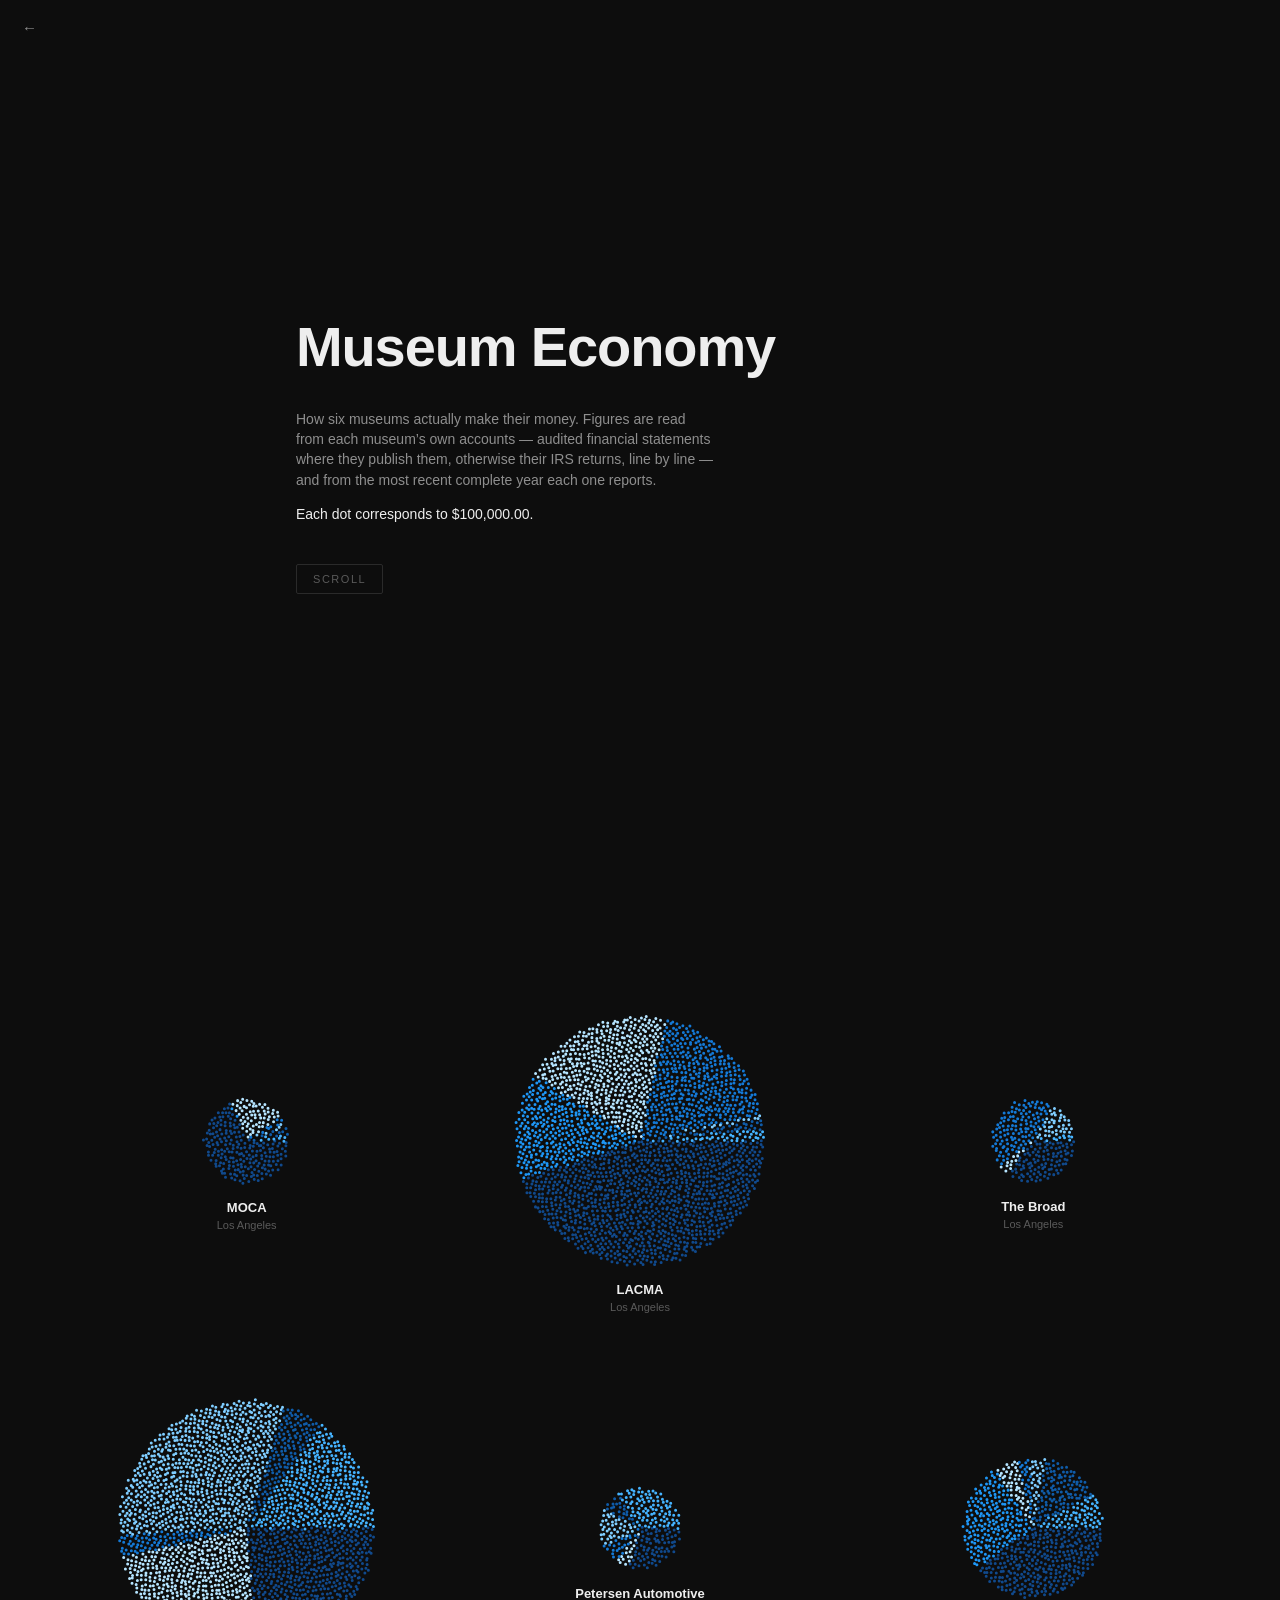
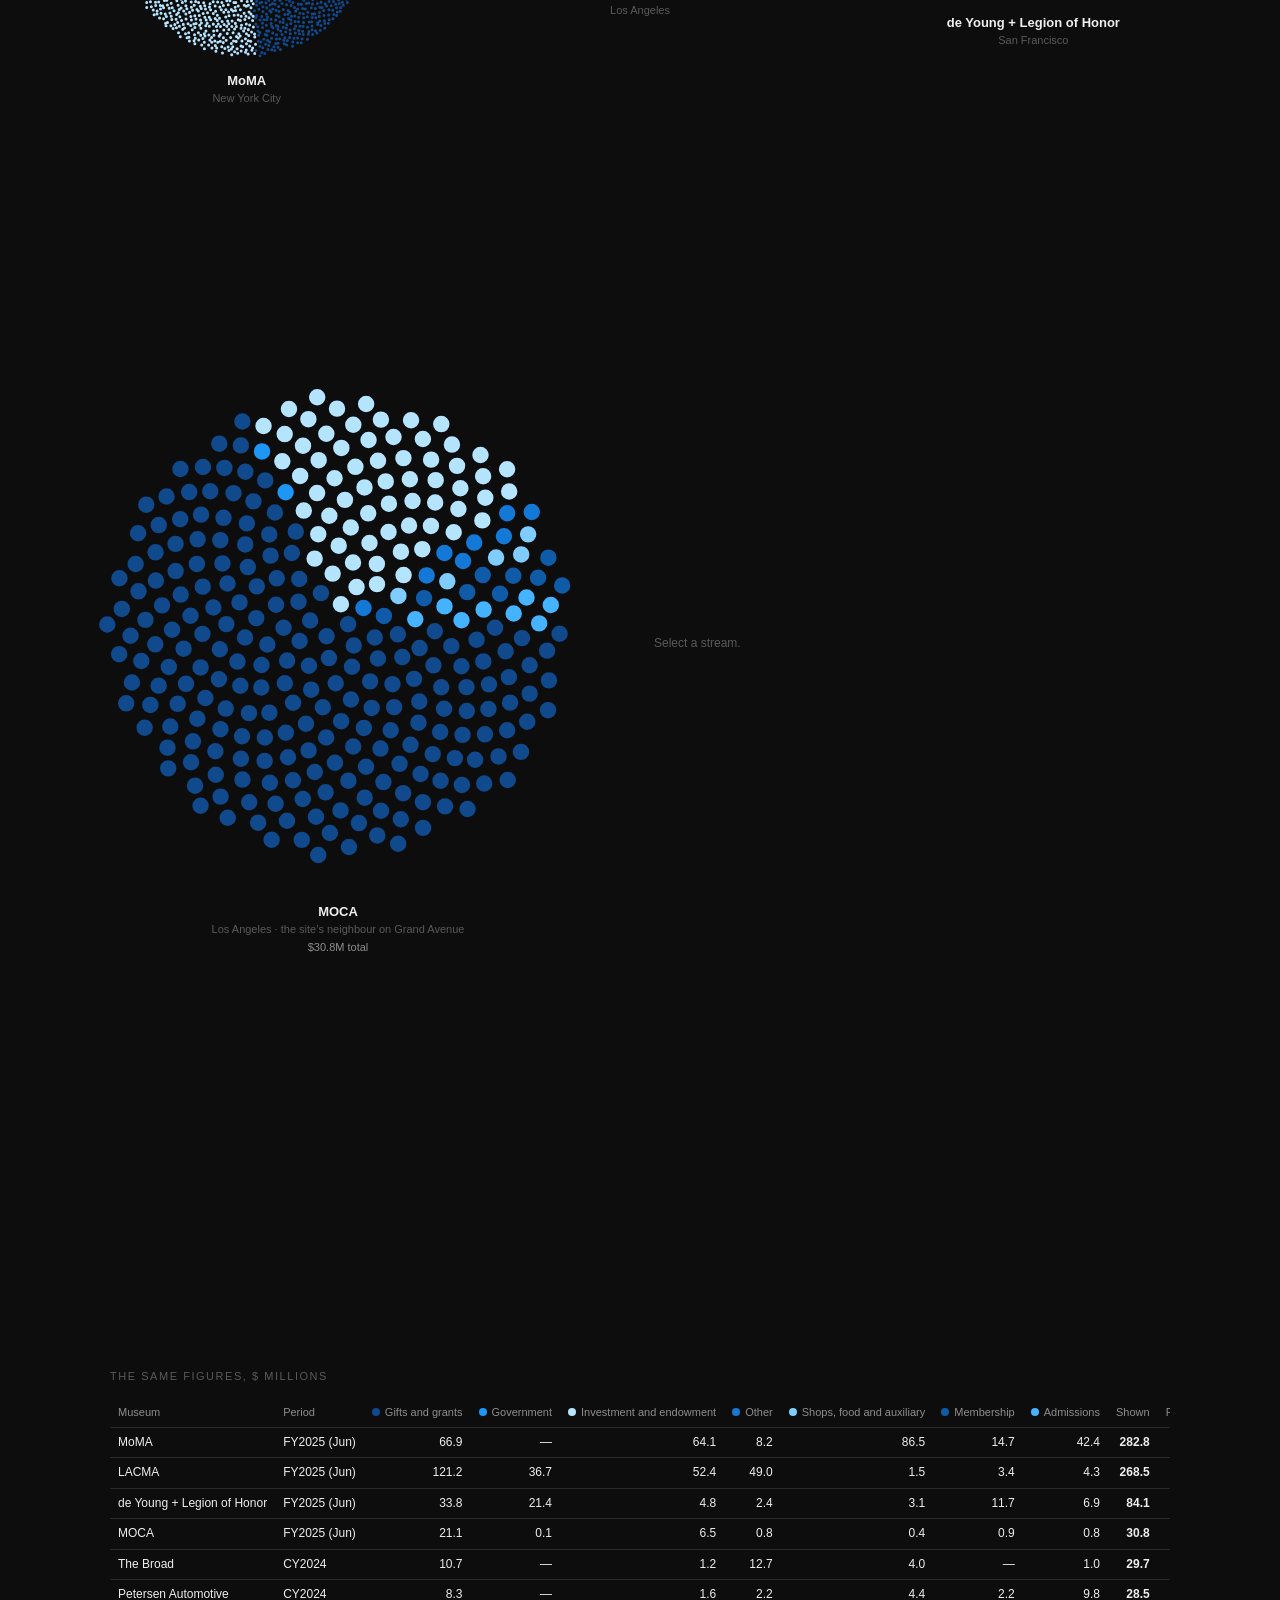
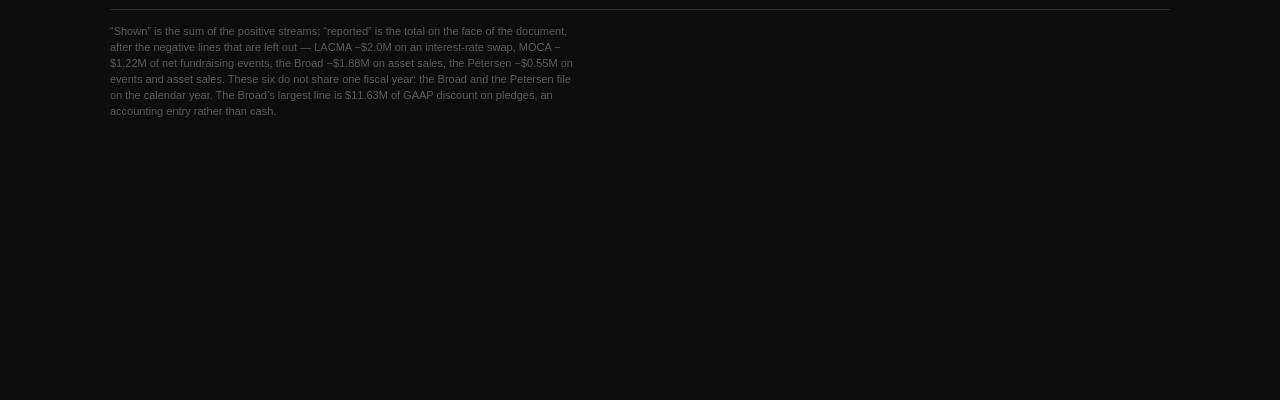
<file: web/museums.html>
<!doctype html>
<html lang="en" data-theme="dark">
<head>
<meta charset="utf-8">
<meta name="viewport" content="width=device-width, initial-scale=1">
<title>Museum Economy</title>
<style>
  /* committed to one dark world, like the site model it opens from */
  :root { --bg:#0d0d0d; --fg:#eee; --muted:#8e8e8e; --faint:#5a5a5a; --line:#2a2a2a; --panel:rgba(20,20,20,.9);
    /* one neon-blue family, seven steps. Shades are assigned so that wedges which
       touch sit far apart on the ramp (worst adjacent dE 25.3); the ramp itself
       steps by at least 0.062 OKLCH L and clears 2:1 on this ground. */
    --s0:#10498C; --s1:#1E96F5; --s2:#B5E4FF; --s3:#45B3FF; --s4:#0F5BA8; --s5:#7FCDFF; --s6:#1479D6;
    --t-in:.3s; --t-out:.5s; }
  * { box-sizing: border-box; }
  html { scroll-snap-type: y mandatory; scroll-behavior: smooth; background: var(--bg); color-scheme: dark; }
  body { margin: 0; background: var(--bg); color: var(--fg);
    font: 13px/1.45 -apple-system, BlinkMacSystemFont, "Segoe UI", Helvetica, Arial, sans-serif; }

  .pane { min-height: 100svh; scroll-snap-align: start; display: flex; flex-direction: column;
    padding: 0 16px; }
  a.back { position: fixed; top: 16px; left: 16px; z-index: 5; text-decoration: none; color: var(--muted);
    font-size: 15px; line-height: 1; padding: 4px 6px; }
  a.back:hover, a.back:focus-visible { color: var(--fg); }

  /* 1 — the opening */
  #intro { justify-content: center; align-items: flex-start; max-width: 720px; margin: 0 auto; }
  h1 { font-size: clamp(30px, 6vw, 56px); font-weight: 600; letter-spacing: -.02em; margin: 0; }
  #intro p { color: var(--muted); max-width: 54ch; margin: 22px 0 0; font-size: 14px; }
  #intro p.dot { margin-top: 14px; }
  #intro p b { color: var(--fg); font-weight: 500; }
  .cue { color: var(--faint); font-size: 11px; letter-spacing: .14em; text-transform: uppercase;
    margin-top: 40px; animation: bob 2.6s ease-in-out infinite;
    background: none; border: 1px solid var(--line); border-radius: 2px; padding: 8px 16px;
    font-family: inherit; cursor: pointer; align-self: flex-start; }
  .cue:hover, .cue:focus-visible { color: var(--fg); border-color: var(--muted); }
  @keyframes bob { 0%,100% { transform: translateY(0) } 50% { transform: translateY(4px) } }

  /* 2 — the charts */
  #pies { justify-content: center; }
  .stage { position: relative; width: 100%; max-width: 1180px; margin: 0 auto;
    height: min(86svh, 820px); will-change: transform, opacity; }
  #cv { position: absolute; inset: 0; width: 100%; height: 100%; display: block; }
  #caps { position: absolute; inset: 0; pointer-events: none; }
  .cap { position: absolute; transform: translate(-50%, 0); text-align: center; width: 230px; }
  .cap .nm { font-size: 13px; font-weight: 600; }
  .cap .ct { color: var(--faint); font-size: 11px; }
  .cap .tt { color: var(--muted); font-size: 11px; font-variant-numeric: tabular-nums;
    opacity: 0; transition: opacity var(--t-in) ease; }
  .cap .st { font-size: 11px; font-variant-numeric: tabular-nums; min-height: 1.4em;
    opacity: 0; transition: opacity var(--t-in) ease; }
  .cap.on .tt, .cap.on .st { opacity: 1; }

  /* 3 — MOCA on its own */
  #mocaPane { justify-content: center; }
  .mocaWrap { width: 100%; max-width: 1180px; margin: 0 auto; display: grid;
    grid-template-columns: 1fr 1fr; gap: 28px; align-items: center; }
  .mocaStage { position: relative; height: min(70svh, 620px); }
  #mcv { position: absolute; inset: 0; width: 100%; height: 100%; display: block; }
  .mocaCap { position: absolute; left: 0; right: 0; bottom: 4px; text-align: center; pointer-events: none; }
  .mocaCap .nm { font-size: 13px; font-weight: 600; }
  .mocaCap .ct { color: var(--faint); font-size: 11px; }
  .mocaCap .tt { color: var(--muted); font-size: 11px; font-variant-numeric: tabular-nums; margin-top: 2px; }
  .mocaInfo { max-height: min(70svh, 620px); overflow-y: auto; padding-right: 6px; }
  .mocaInfo .prompt { color: var(--faint); font-size: 12px; }
  .mocaInfo h2 { font-size: 15px; font-weight: 600; margin: 0; }
  .mocaInfo .amt { font-family: inherit; font-variant-numeric: tabular-nums; color: var(--muted);
    font-size: 12px; margin: 2px 0 14px; }
  .mocaInfo p { color: var(--muted); font-size: 12.5px; line-height: 1.6; margin: 0 0 12px; max-width: 54ch; }
  .mocaInfo p b, .mocaInfo li b { color: var(--fg); font-weight: 500; }
  .mocaInfo h3 { font-size: 11px; letter-spacing: .14em; text-transform: uppercase; color: var(--faint);
    margin: 18px 0 8px; font-weight: 600; }
  .mocaInfo ul { margin: 0 0 12px; padding-left: 0; list-style: none; max-width: 54ch; }
  .mocaInfo li { color: var(--muted); font-size: 12.5px; line-height: 1.6; margin: 0 0 10px;
    padding-left: 14px; position: relative; }
  .mocaInfo li::before { content: "\2014"; position: absolute; left: 0; color: var(--faint); }
  @media (max-width: 760px) {
    .mocaWrap { grid-template-columns: 1fr; gap: 16px; }
    .mocaStage { height: 46svh; }
    .mocaInfo { max-height: none; }
  }

  /* 4 — the figures */
  #tablePane { justify-content: center; padding-top: 48px; padding-bottom: 48px; }
  .tw { width: 100%; max-width: 1060px; margin: 0 auto; }
  .eyebrow { color: var(--faint); font-size: 11px; letter-spacing: .14em; text-transform: uppercase; margin: 0 0 14px; }
  .scroll { overflow-x: auto; }
  table { border-collapse: collapse; width: 100%; font-variant-numeric: tabular-nums; font-size: 12px; }
  th, td { padding: 6px 8px; border-bottom: 1px solid var(--line); text-align: right; white-space: nowrap; }
  th:first-child, td:first-child, th:nth-child(2), td:nth-child(2) { text-align: left; }
  thead th { color: var(--muted); font-weight: 500; font-size: 11px; }
  th i { width: 8px; height: 8px; border-radius: 50%; display: inline-block; margin-right: 5px; }
  td.tot { font-weight: 600; }
  .tw .note { color: var(--faint); font-size: 11px; margin-top: 14px; max-width: 76ch; }

  /* drill-down */
  #drill { position: fixed; inset: 0; z-index: 10; background: rgba(8,8,8,.94);
    backdrop-filter: blur(7px); opacity: 0; transition: opacity .9s ease; }
  #drill.show { opacity: 1; }
  #drill[hidden] { display: none; }
  #dcv { position: absolute; inset: 0; width: 100%; height: 100%; }
  #dinfo { position: absolute; left: 50%; transform: translateX(-50%); bottom: 7vh; text-align: center;
    width: min(560px, 88vw); pointer-events: none; }
  #dinfo .dh { font-size: 13px; font-weight: 600; }
  #dinfo .dsub { color: var(--faint); font-size: 11px; margin-top: 2px; }
  #dinfo .dval { font-size: 12px; font-variant-numeric: tabular-nums; margin-top: 10px; min-height: 1.5em; }
  #dinfo .ddet { color: var(--muted); font-size: 11px; margin-top: 4px; min-height: 2.6em; line-height: 1.5; }
  #dclose { position: absolute; top: 16px; right: 18px; color: var(--muted); font-size: 12px; }

  @media (prefers-reduced-motion: reduce) { .cue { animation: none } html { scroll-behavior: auto } }
</style>
</head>
<body>

<a class="back" href="viewer.html" title="Back to the site model">&#8592;</a>

<section class="pane" id="intro">
  <h1>Museum Economy</h1>
  <p>How six museums actually make their money. Figures are read from each museum&rsquo;s own accounts &mdash;
  audited financial statements where they publish them, otherwise their IRS returns, line by line &mdash; and from the
  most recent complete year each one reports.</p>
  <p class="dot"><b>Each dot corresponds to $100,000.00.</b></p>
  <button class="cue" id="toPies" type="button">Scroll</button>
</section>

<section class="pane" id="pies">
  <div class="stage">
    <canvas id="cv" role="img" aria-label="Revenue of six museums, drawn as proportional discs. The table further down carries the same figures."></canvas>
    <div id="caps"></div>
  </div>
</section>

<section class="pane" id="mocaPane">
  <div class="mocaWrap">
    <div class="mocaStage">
      <canvas id="mcv" role="img" aria-label="MOCA revenue by stream. Select a stream to read its detail."></canvas>
      <div class="mocaCap">
        <div class="nm">MOCA</div>
        <div class="ct">Los Angeles &middot; the site&rsquo;s neighbour on Grand Avenue</div>
        <div class="tt" id="mocaTot"></div>
      </div>
    </div>
    <div class="mocaInfo" id="mocaInfo">
      <p class="prompt">Select a stream.</p>
    </div>
  </div>
</section>

<section class="pane" id="tablePane">
  <div class="tw">
    <p class="eyebrow">The same figures, $ millions</p>
    <div class="scroll"><table id="tbl"></table></div>
    <p class="note" id="tnote"></p>
  </div>
</section>

<div id="drill" hidden>
  <canvas id="dcv"></canvas>
  <div id="dclose">click anywhere to go back</div>
  <div id="dinfo">
    <div class="dh" id="dh"></div>
    <div class="dsub" id="dsub"></div>
    <div class="dval" id="dval"></div>
    <div class="ddet" id="ddet"></div>
  </div>
</div>

<script type="module" src="js/museums.js"></script>
</body>
</html>
</file>
<file: web/site.css>
/* Shared look of the site's pages (home, Research, Methods), modeled on ruyf26.samlay.xyz (user, 2026-10-10:
   one type scale, one set of colours, one column). Page-specific styles stay in each page. */
/* the colours are registered as colours, so the light / dark switch can ease the variables themselves (see .theme-anim) */
@property --bg { syntax: "<color>"; inherits: true; initial-value: #ffffff; }
@property --text { syntax: "<color>"; inherits: true; initial-value: #1a1a1a; }
@property --muted { syntax: "<color>"; inherits: true; initial-value: #6b6b6b; }
@property --faint { syntax: "<color>"; inherits: true; initial-value: #9a9a9a; }
@property --line { syntax: "<color>"; inherits: true; initial-value: #e6e6e6; }
@property --hover { syntax: "<color>"; inherits: true; initial-value: #f7f7f7; }
@property --tint { syntax: "<color>"; inherits: true; initial-value: #3f51b5; }
@property --verified { syntax: "<color>"; inherits: true; initial-value: #2e7d32; }
@property --unverified { syntax: "<color>"; inherits: true; initial-value: #b26a00; }
@property --question { syntax: "<color>"; inherits: true; initial-value: #6b6b6b; }
@property --analysis { syntax: "<color>"; inherits: true; initial-value: #3f51b5; }
:root {
  --bg: #ffffff; --text: #1a1a1a; --muted: #6b6b6b; --faint: #9a9a9a; --line: #e6e6e6; --hover: #f7f7f7;
  --tint: #3f51b5;
  /* how sure an entry is (Research, Timeline) */
  --verified: #2e7d32; --unverified: #b26a00; --question: #6b6b6b; --analysis: #3f51b5;
  --font: -apple-system, BlinkMacSystemFont, "Segoe UI", Roboto, "Helvetica Neue", Arial, sans-serif;
  --mono: ui-monospace, SFMono-Regular, Menlo, Consolas, monospace;
  /* timing, the same across the site (user, 2026-10-10; also in viewer.html): small feedback, overlays appearing,
     closing / a change of the whole page, overlays fading after the idle wait */
  --t-feedback: .2s; --t-in: .3s; --t-out: .5s; --t-idle: 1.5s;
}
@media (prefers-color-scheme: dark) {
  :root:not([data-theme="light"]) {
    color-scheme: dark; --bg: #161616; --text: #ededed; --muted: #a0a0a0; --faint: #777777; --line: #2c2c2c; --hover: #1f1f1f;
    --tint: #9fa8da;
    --verified: #81c784; --unverified: #ffb74d; --question: #a0a0a0; --analysis: #9fa8da;
  }
}
:root[data-theme="dark"] {
  color-scheme: dark; --bg: #161616; --text: #ededed; --muted: #a0a0a0; --faint: #777777; --line: #2c2c2c; --hover: #1f1f1f;
  --tint: #9fa8da;
  --verified: #81c784; --unverified: #ffb74d; --question: #a0a0a0; --analysis: #9fa8da;
}

/* moving between the site's pages cross-fades (View Transitions; browsers without it simply change page) */
@view-transition { navigation: auto; }
::view-transition-old(root), ::view-transition-new(root) { animation-duration: .5s; animation-timing-function: ease; }
/* behind the two pictures being cross-faded, the page colour, not the browser's white: a picture with see-through
   parts (the Network's 3D view) otherwise let light through mid-fade (user, 2026-10-13: dark, light, dark) */
::view-transition { background: var(--bg); }

* { margin: 0; padding: 0; box-sizing: border-box; }
/* short pages keep the scrollbar's room, so every page's column lines up; the page colour reaches the window edges */
html { scrollbar-gutter: stable; background: var(--bg); }
body { font-family: var(--font); font-size: 16px; line-height: 1.6; background: var(--bg); color: var(--text); }
a { color: inherit; }
code { font: 0.8rem var(--mono); }

/* one column, the same on every page */
.container { max-width: 760px; margin: 0; padding: 48px 16px 64px; }
/* the column sits at the left on every page, not in the middle (user, 2026-10-13: so the Network's view has the
   middle of the screen); wider screens give it a wider margin */
@media (min-width: 900px) { .container { max-width: 840px; padding-left: 40px; padding-right: 40px; } }

/* header: eyebrow (link home + authors), title, one-line subtitle, hairline */
.header { padding-bottom: 32px; border-bottom: 1px solid var(--line); margin-bottom: 32px; }
.eyebrow { font-size: 0.72rem; font-weight: 700; letter-spacing: 0.12em; text-transform: uppercase; color: var(--faint); margin-bottom: 12px; }
.home { color: inherit; }   /* "home" in the eyebrow, underlined like the viewer's */
.header h1 { font-size: 2.4rem; line-height: 1.15; letter-spacing: -0.02em; margin-bottom: 12px; }
.subtitle { color: var(--muted); max-width: 520px; }
/* switching between the views of one page (Research: Network, List), under the title */
.views { display: flex; gap: 14px; font-size: 0.8rem; margin: -4px 0 12px; }
.views a { color: var(--muted); text-decoration: none; padding-bottom: 1px; border-bottom: 1px solid transparent;
  transition: color var(--t-feedback), border-color var(--t-feedback); }
.views a:hover { color: var(--text); }
.views a.on { color: var(--text); border-bottom-color: currentColor; }

/* small uppercase label over a group (Research topics, home entries, Methods contents) */
.label { font-size: 0.75rem; font-weight: 700; letter-spacing: 0.12em; text-transform: uppercase; color: var(--faint);
  padding-bottom: 8px; border-bottom: 1px solid var(--line); }

/* an entry in a list: title + muted summary (Research findings, home entries) */
.entry-title { font-size: 1.15rem; line-height: 1.35; font-weight: 700; }
.entry-summary { color: var(--muted); font-size: 0.95rem; }

/* running text */
.prose p { margin-bottom: 12px; }
.note { color: var(--muted); font-size: 0.85rem; }

.footer { margin-top: 64px; padding-top: 16px; border-top: 1px solid var(--line); font-size: 0.8rem; color: var(--faint); }

/* pages with columns (Methods, Proposal): header and contents on the left, staying in place, the text in the middle,
   side notes in the right margin on very wide screens (moved here from Methods, 2026-10-29, unchanged) */
nav.toc { display: flex; flex-wrap: wrap; gap: 6px 18px; font-size: 0.85rem; margin-bottom: 8px; }
nav.toc a { color: var(--muted); text-decoration: none; }
nav.toc a:hover { color: var(--text); }
/* two columns, as on Research, List (user, 2026-10-13): header and contents on the left, staying in place, the
   text on the right; on very wide screens the file each part comes from moves into the margin beside it (side
   notes; more to be added, see site-model/BACKLOG.md §13) */
.m2 { max-width: none; }
.m2 .content { max-width: 720px; }
nav.toc { flex-direction: column; gap: 2px; margin: 0; font-size: 0.85rem; }
nav.toc a { display: block; padding: 1px 0; transition: color var(--t-feedback); }
nav.toc a.sub { padding-left: 14px; font-size: 0.8rem; }
nav.toc a.on { color: var(--text); }
@media (max-width: 899px) { nav.toc { display: none; } }
@media (min-width: 900px) {
  .m2 { display: grid; grid-template-columns: 300px minmax(0, 720px); gap: 0 48px; align-items: start; }
  .m2 .side { position: sticky; top: 0; max-height: 100vh; overflow: auto; padding: 48px 4px 32px 0; margin-top: -48px; scrollbar-width: thin; }
  .m2 .content section:first-child { margin-top: 0; }
  .m2 .footer { grid-column: 2; }
}
@media (min-width: 1400px) {
  .m2 { grid-template-columns: 300px 720px 280px; }
  .m2 .content :is(p, .blk) > .note { float: right; clear: right; width: 240px; margin: 0.25em -280px 0 0; font-size: 0.75rem;
    line-height: 1.45; color: var(--faint); word-break: break-word; }
}

/* the scrollbar takes the page's colours, so it fades with them instead of jumping when color-scheme flips */
html { scrollbar-color: var(--line) var(--bg); }
/* switching light / dark eases the colour variables on the root only (theme.js sets .theme-anim for the length of the
   change); every element follows them in step. Easing each element's own colour instead made inherited colours lag
   behind and jump at the end (home: Model / Research / Methods flashed; user, 2026-10-12, measured). */
.theme-anim { transition: --bg var(--t-out) ease, --text var(--t-out) ease, --muted var(--t-out) ease,
    --faint var(--t-out) ease, --line var(--t-out) ease, --hover var(--t-out) ease, --tint var(--t-out) ease,
    --verified var(--t-out) ease, --unverified var(--t-out) ease, --question var(--t-out) ease,
    --analysis var(--t-out) ease !important; }
/* hover underlines (entry titles) come in with the small-feedback time; other links keep theirs */
.entry-title, .finding-title { text-decoration: underline; text-underline-offset: 3px; text-decoration-color: transparent;
  transition: text-decoration-color var(--t-feedback); }

.theme-toggle { position: fixed; right: 16px; bottom: 16px; width: 36px; height: 36px; font-size: 1rem; color: var(--text);
  background: var(--bg); border: 1px solid var(--line); border-radius: 3px; cursor: pointer; }

@media (max-width: 600px) {
  .container { padding-top: 32px; }
  .header h1 { font-size: 1.9rem; }
}
</file>
